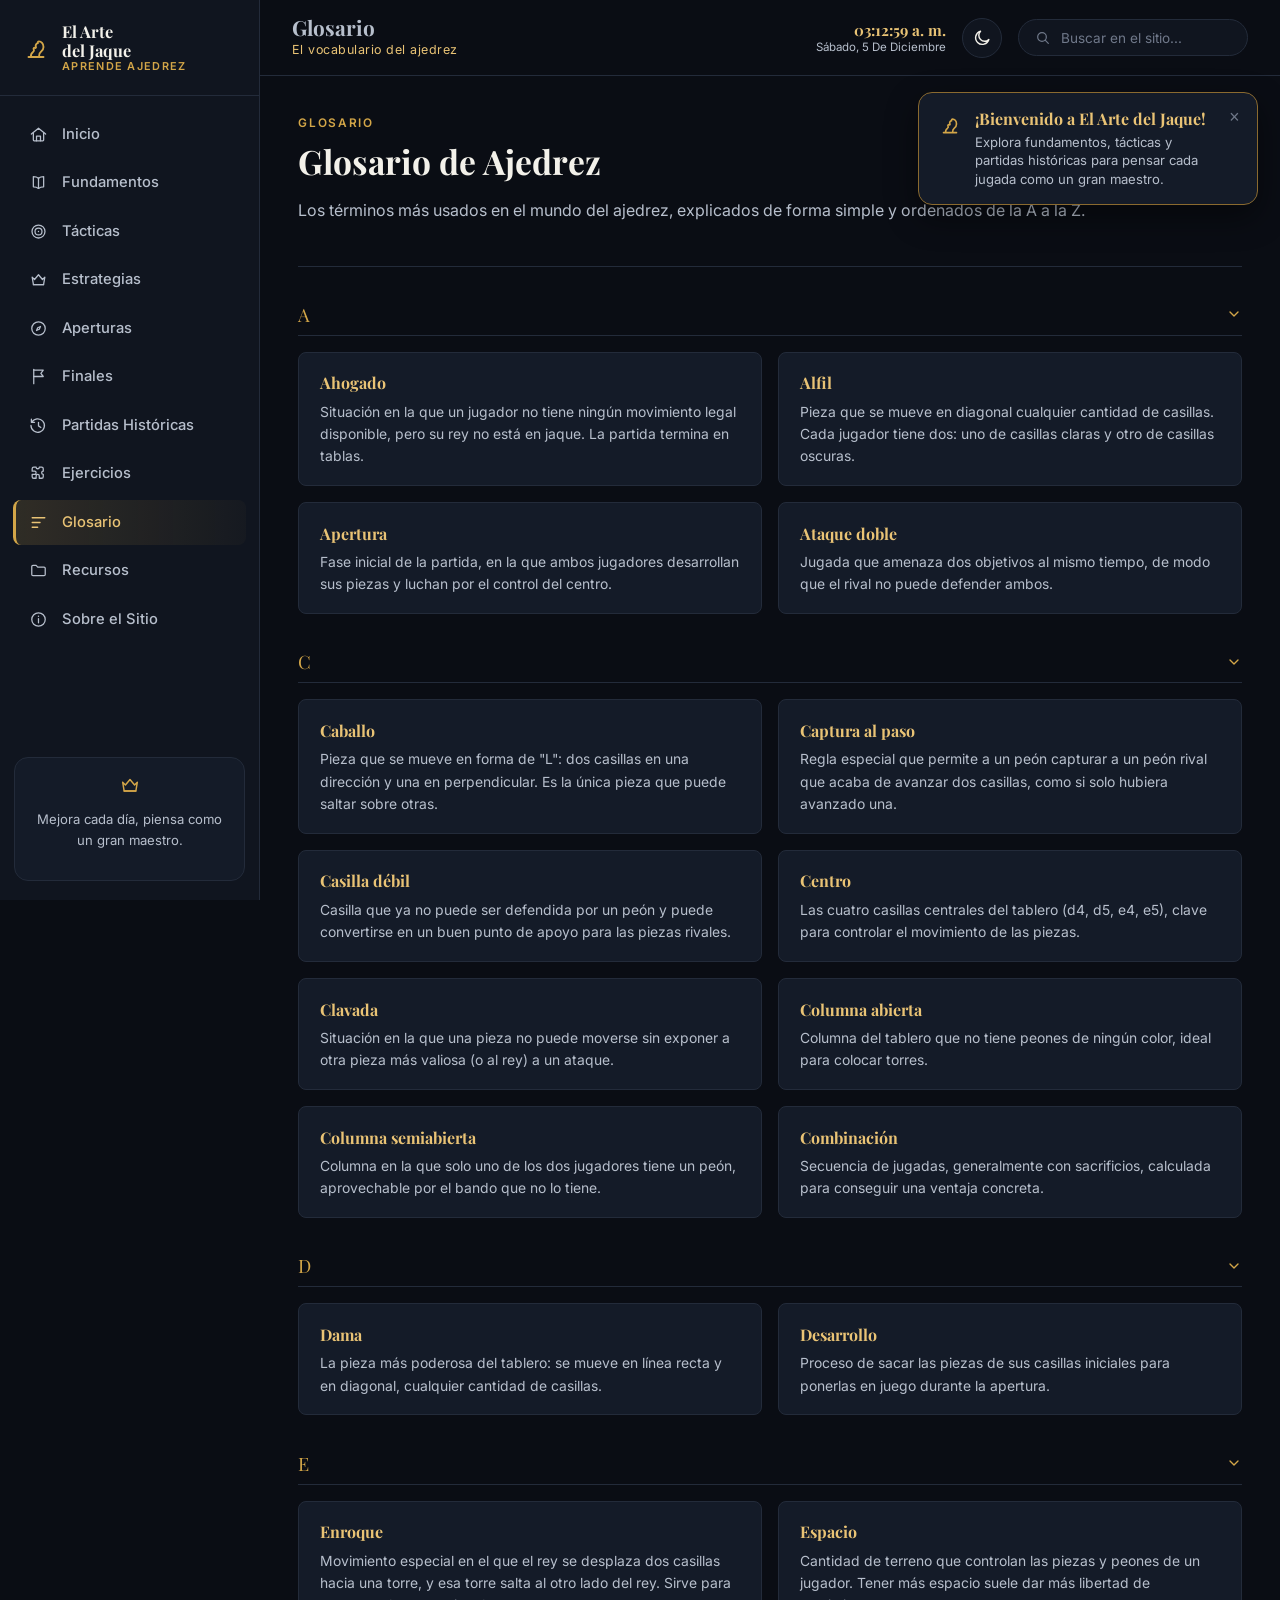
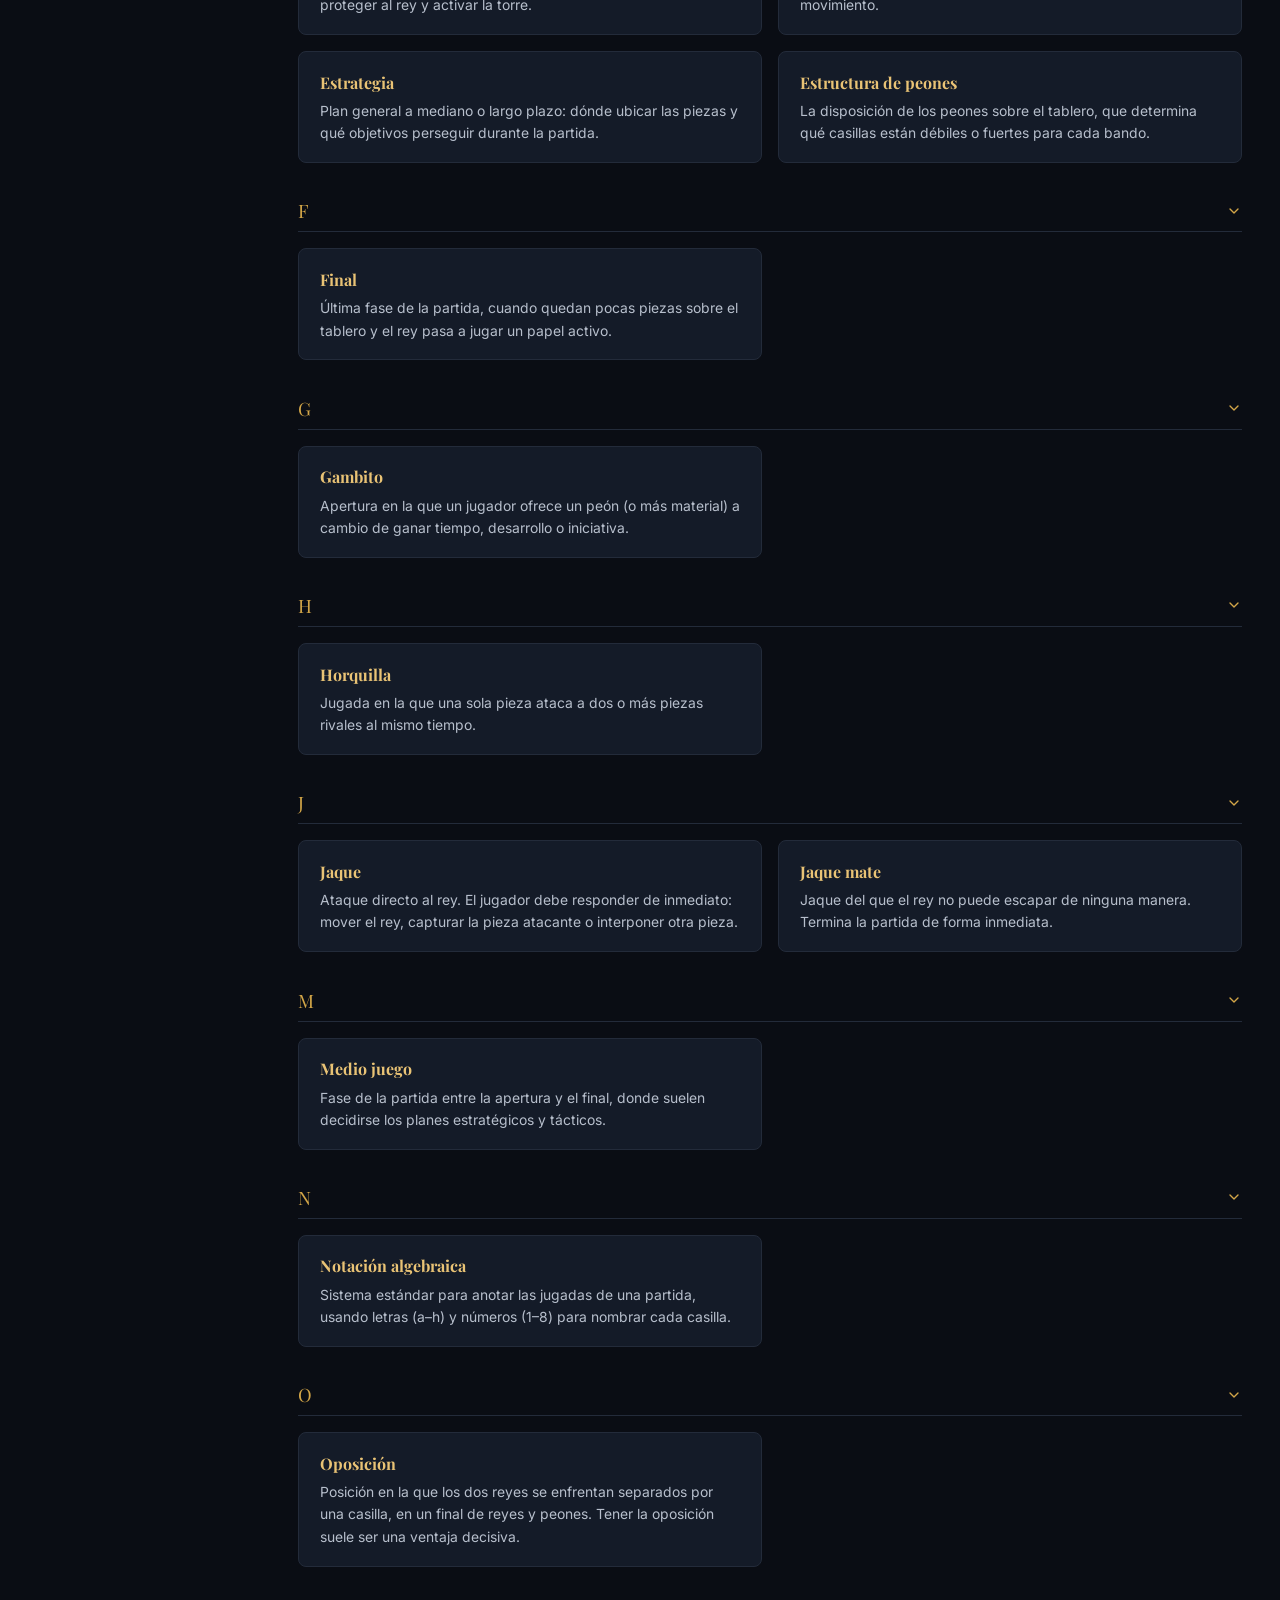
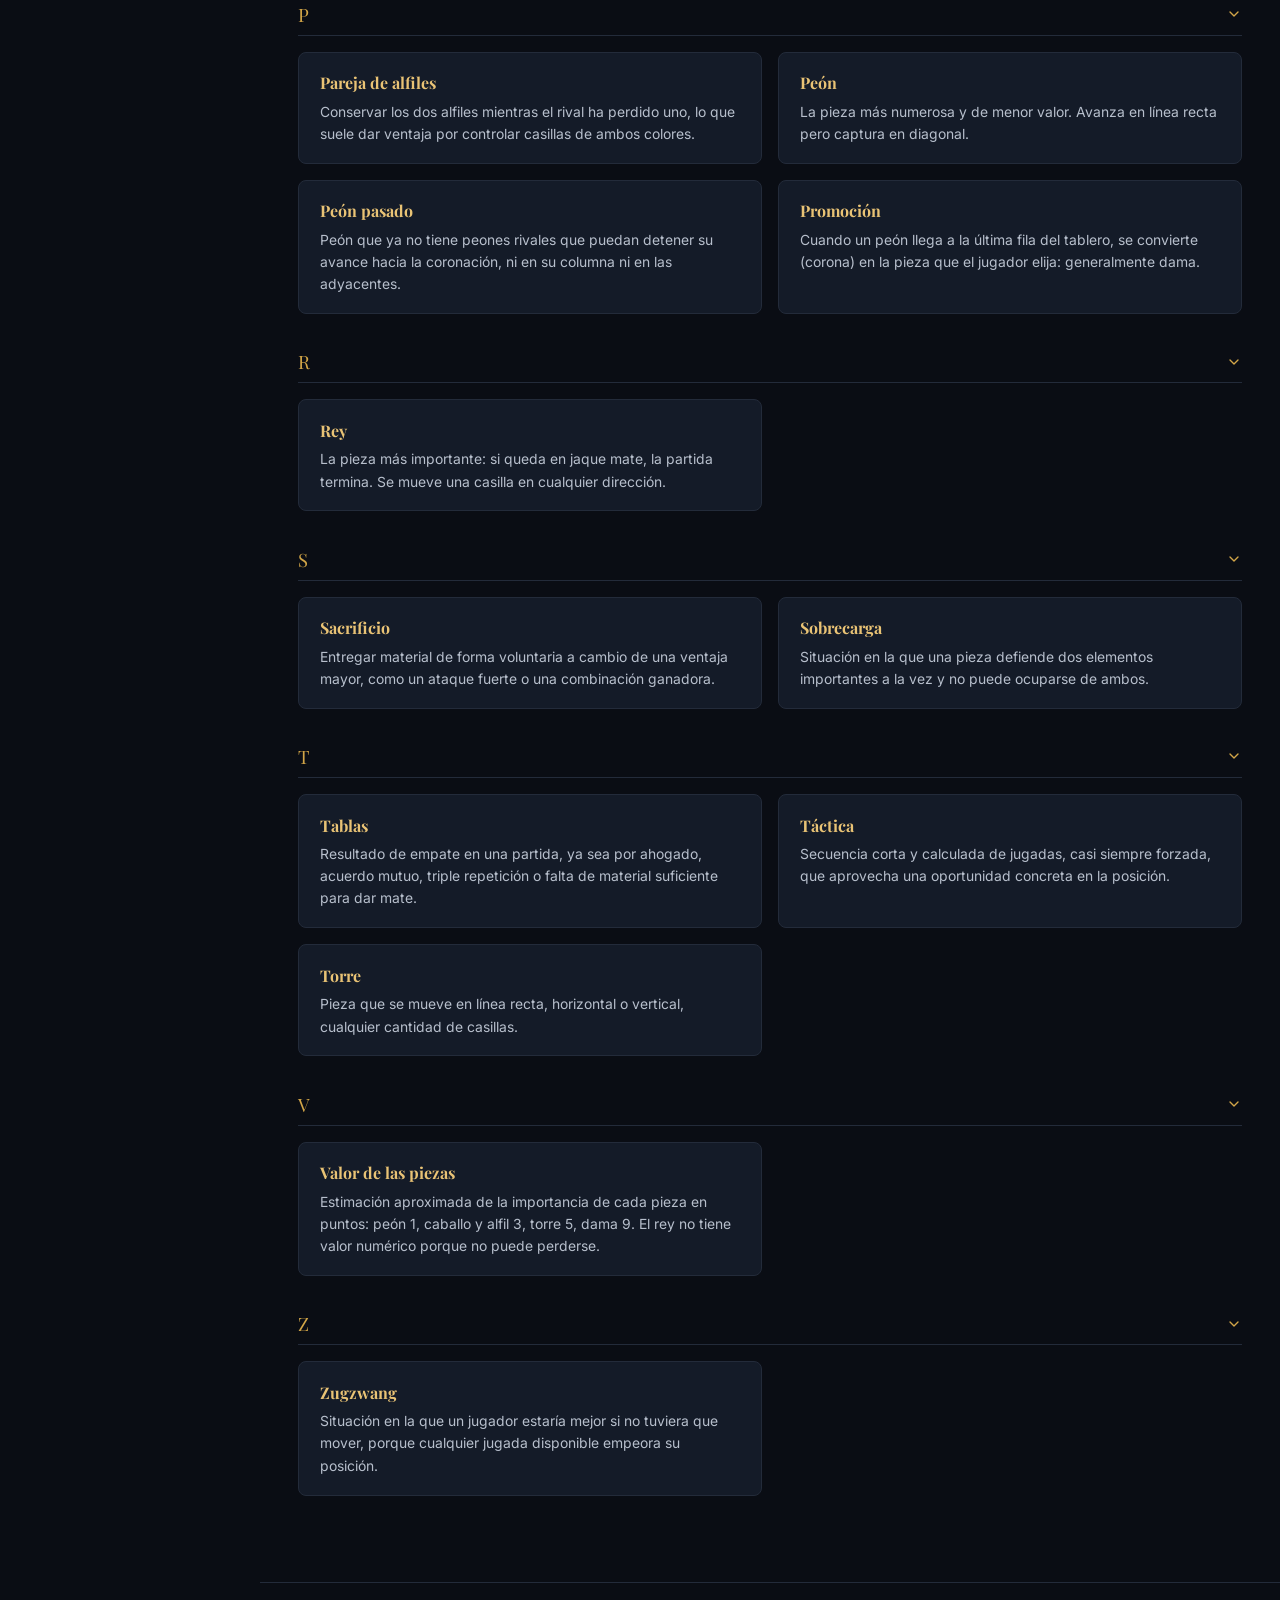
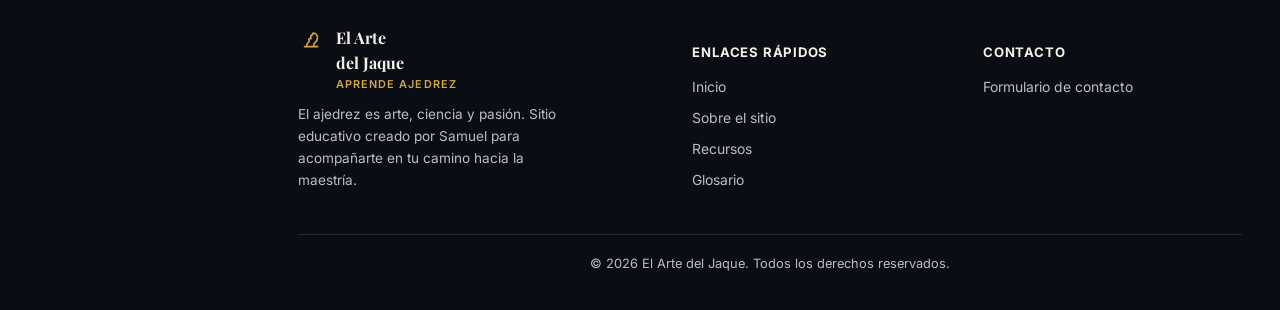
<file: paginas/glosario.html>
<!DOCTYPE html>
<html lang="es">

<head>
    <meta charset="UTF-8">
    <meta name="viewport" content="width=device-width, initial-scale=1.0">
    <title>Glosario - El Arte del Jaque</title>
    <meta name="description" content="Glosario con más de 30 términos de ajedrez explicados de forma sencilla, ordenados alfabéticamente.">
    <link rel="preconnect" href="https://fonts.googleapis.com">
    <link rel="preconnect" href="https://fonts.gstatic.com" crossorigin>
    <link rel="preload" as="style" href="https://fonts.googleapis.com/css2?family=Playfair+Display:wght@700&family=Inter:wght@400;500;600;700&display=swap">
    <link rel="stylesheet" href="https://fonts.googleapis.com/css2?family=Playfair+Display:wght@700&family=Inter:wght@400;500;600;700&display=swap" media="print" onload="this.media='all'">
    <noscript><link rel="stylesheet" href="https://fonts.googleapis.com/css2?family=Playfair+Display:wght@700&family=Inter:wght@400;500;600;700&display=swap"></noscript>
    <link rel="stylesheet" href="../css/style.css">
</head>

<body>

    <div class="app-shell">

        <aside class="sidebar" id="sidebar">
            <div class="sidebar-brand">
                <svg width="30" height="30" viewBox="0 0 24 24" fill="none" stroke="currentColor" stroke-width="1.5" stroke-linecap="round" stroke-linejoin="round"><path d="M6 20h12M8 20c-.3-2 .2-3 1.6-4 .9-.6 1-1.2.6-2-.5-1 .2-1.6 1-1.3.6.2 1-.2.7-.9-.6-1.4.4-2.6 1.6-2.9-.3-.7.1-1.4.9-1.4 1.7 0 3.6 1.6 3.6 4.4 0 2-1 3.2-2.2 4.1-1 .8-1.4 1.6-1.3 3"/></svg>
                <div class="brand-text">El Arte<br>del Jaque<span>APRENDE AJEDREZ</span></div>
            </div>

            <nav class="sidebar-nav" aria-label="Navegación principal">
                <a href="../index.html" class="nav-item" data-page="index.html">
                    <svg width="20" height="20" viewBox="0 0 24 24" fill="none" stroke="currentColor" stroke-width="1.6" stroke-linecap="round" stroke-linejoin="round"><path d="M3 11.5 12 4l9 7.5"/><path d="M5.5 10v9a1 1 0 0 0 1 1h11a1 1 0 0 0 1-1v-9"/><path d="M9.5 20v-6h5v6"/></svg>
                    <span>Inicio</span>
                </a>
                <a href="fundamentos.html" class="nav-item" data-page="fundamentos.html">
                    <svg width="20" height="20" viewBox="0 0 24 24" fill="none" stroke="currentColor" stroke-width="1.6" stroke-linecap="round" stroke-linejoin="round"><path d="M12 6.5c-1.6-1.3-3.8-2-6.5-2v13c2.7 0 4.9.7 6.5 2 1.6-1.3 3.8-2 6.5-2v-13c-2.7 0-4.9.7-6.5 2Z"/><path d="M12 6.5v13"/></svg>
                    <span>Fundamentos</span>
                </a>
                <a href="tacticas.html" class="nav-item" data-page="tacticas.html">
                    <svg width="20" height="20" viewBox="0 0 24 24" fill="none" stroke="currentColor" stroke-width="1.6" stroke-linecap="round" stroke-linejoin="round"><circle cx="12" cy="12" r="8.2"/><circle cx="12" cy="12" r="4.4"/><circle cx="12" cy="12" r=".9" fill="currentColor" stroke="none"/></svg>
                    <span>Tácticas</span>
                </a>
                <a href="estrategias.html" class="nav-item" data-page="estrategias.html">
                    <svg width="20" height="20" viewBox="0 0 24 24" fill="none" stroke="currentColor" stroke-width="1.6" stroke-linecap="round" stroke-linejoin="round"><path d="M4 9l3 3 5-6 5 6 3-3-1.6 9.5H5.6L4 9Z"/><path d="M5.6 18.5h12.8"/></svg>
                    <span>Estrategias</span>
                </a>
                <a href="aperturas.html" class="nav-item" data-page="aperturas.html">
                    <svg width="20" height="20" viewBox="0 0 24 24" fill="none" stroke="currentColor" stroke-width="1.6" stroke-linecap="round" stroke-linejoin="round"><circle cx="12" cy="12" r="8.5"/><path d="M14.5 9.5 13 13l-3.5 1.5L11 11l3.5-1.5Z"/></svg>
                    <span>Aperturas</span>
                </a>
                <a href="finales.html" class="nav-item" data-page="finales.html">
                    <svg width="20" height="20" viewBox="0 0 24 24" fill="none" stroke="currentColor" stroke-width="1.6" stroke-linecap="round" stroke-linejoin="round"><path d="M6 3v18"/><path d="M6 4h12l-3 4 3 4H6"/></svg>
                    <span>Finales</span>
                </a>
                <a href="partidas.html" class="nav-item" data-page="partidas.html">
                    <svg width="20" height="20" viewBox="0 0 24 24" fill="none" stroke="currentColor" stroke-width="1.6" stroke-linecap="round" stroke-linejoin="round"><path d="M3.5 8a8.5 8.5 0 1 1-1 4"/><path d="M3 4v4h4"/><path d="M12 8v4.5l3 2"/></svg>
                    <span>Partidas Históricas</span>
                </a>
                <a href="ejercicios.html" class="nav-item" data-page="ejercicios.html">
                    <svg width="20" height="20" viewBox="0 0 24 24" fill="none" stroke="currentColor" stroke-width="1.6" stroke-linecap="round" stroke-linejoin="round"><path d="M4 9h3a2 2 0 1 1 0 4H4v3a2 2 0 0 0 2 2h3v-3a2 2 0 1 1 4 0v3h3a2 2 0 0 0 2-2v-3a2 2 0 1 1 0-4V6a2 2 0 0 0-2-2h-3a2 2 0 1 1-4 0H6a2 2 0 0 0-2 2v3Z"/></svg>
                    <span>Ejercicios</span>
                </a>
                <a href="glosario.html" class="nav-item" data-page="glosario.html">
                    <svg width="20" height="20" viewBox="0 0 24 24" fill="none" stroke="currentColor" stroke-width="1.6" stroke-linecap="round" stroke-linejoin="round"><path d="M4 6h16M4 12h10M4 18h7"/></svg>
                    <span>Glosario</span>
                </a>
                <a href="recursos.html" class="nav-item" data-page="recursos.html">
                    <svg width="20" height="20" viewBox="0 0 24 24" fill="none" stroke="currentColor" stroke-width="1.6" stroke-linecap="round" stroke-linejoin="round"><path d="M3.5 7a1.5 1.5 0 0 1 1.5-1.5h4l2 2.2H19A1.5 1.5 0 0 1 20.5 9v8A1.5 1.5 0 0 1 19 18.5H5A1.5 1.5 0 0 1 3.5 17V7Z"/></svg>
                    <span>Recursos</span>
                </a>
                <a href="sobre-el-sitio.html" class="nav-item" data-page="sobre-el-sitio.html">
                    <svg width="20" height="20" viewBox="0 0 24 24" fill="none" stroke="currentColor" stroke-width="1.6" stroke-linecap="round" stroke-linejoin="round"><circle cx="12" cy="12" r="8.5"/><path d="M12 11v5.2"/><circle cx="12" cy="8" r=".9" fill="currentColor" stroke="none"/></svg>
                    <span>Sobre el Sitio</span>
                </a>
            </nav>

            <div class="sidebar-footer-note">
                <svg width="22" height="22" viewBox="0 0 24 24" fill="none" stroke="currentColor" stroke-width="1.6" stroke-linecap="round" stroke-linejoin="round"><path d="M4 9l3 3 5-6 5 6 3-3-1.6 9.5H5.6L4 9Z"/><path d="M5.6 18.5h12.8"/></svg>
                <p>Mejora cada día, piensa como un gran maestro.</p>
            </div>
        </aside>

        <div class="sidebar-backdrop" id="sidebarBackdrop"></div>

        <div class="content-wrap">

        <header class="site-header">
                <div class="header-left">
                    <button class="menu-toggle" id="menuToggle" aria-label="Abrir menú" aria-expanded="false" aria-controls="sidebar">
                        <svg width="22" height="22" viewBox="0 0 24 24" fill="none" stroke="currentColor" stroke-width="1.8" stroke-linecap="round" stroke-linejoin="round"><path d="M4 7h16M4 12h16M4 17h16"/></svg>
                    </button>
                    <div class="header-titles">
                        <p class="header-title">Glosario</p>
                        <p class="tagline">El vocabulario del ajedrez</p>
                    </div>
                </div>
                <div class="header-right">
                    <div class="site-clock" id="siteClock" aria-live="off"></div>
                    <button type="button" class="theme-toggle" id="themeToggle" aria-pressed="false" aria-label="Activar modo claro">
                        <svg class="icon-moon" viewBox="0 0 24 24" fill="none" stroke="currentColor" stroke-width="1.8" stroke-linecap="round" stroke-linejoin="round" aria-hidden="true"><path d="M20 14.5A8.5 8.5 0 1 1 9.5 4a7 7 0 0 0 10.5 10.5Z"/></svg>
                        <svg class="icon-sun" viewBox="0 0 24 24" fill="none" stroke="currentColor" stroke-width="1.8" stroke-linecap="round" stroke-linejoin="round" aria-hidden="true"><circle cx="12" cy="12" r="4.2"/><path d="M12 3v2.2M12 18.8V21M4.9 4.9l1.6 1.6M17.5 17.5l1.6 1.6M3 12h2.2M18.8 12H21M4.9 19.1l1.6-1.6M17.5 6.5l1.6-1.6"/></svg>
                    </button>
                    <div class="search-box">
                        <svg width="16" height="16" viewBox="0 0 24 24" fill="none" stroke="currentColor" stroke-width="1.8" stroke-linecap="round" stroke-linejoin="round"><circle cx="10.5" cy="10.5" r="6.5"/><path d="M20 20l-4.8-4.8"/></svg>
                        <input type="search" placeholder="Buscar en el sitio..." aria-label="Buscar en el sitio">
                    </div>
                </div>
            </header>

            <main>

                <div class="page-title-block">
                    <span class="eyebrow">Glosario</span>
                    <h1>Glosario de Ajedrez</h1>
                    <p>Los términos más usados en el mundo del ajedrez, explicados de forma simple y ordenados de la A a la Z.</p>
                </div>

                <section class="page-section">

                    <h2 class="letter-heading">
                        <button type="button" class="accordion-toggle" aria-expanded="true" aria-controls="glosario-A">
                            <span>A</span>
                            <svg class="accordion-icon" width="16" height="16" viewBox="0 0 24 24" fill="none" stroke="currentColor" stroke-width="2" stroke-linecap="round" stroke-linejoin="round" aria-hidden="true"><path d="M6 9l6 6 6-6"/></svg>
                        </button>
                    </h2>
                    <dl class="definition-grid accordion-panel" id="glosario-A">
                        <div class="definition-card"><dt>Ahogado</dt><dd>Situación en la que un jugador no tiene ningún movimiento legal disponible, pero su rey no está en jaque. La partida termina en tablas.</dd></div>
                        <div class="definition-card"><dt>Alfil</dt><dd>Pieza que se mueve en diagonal cualquier cantidad de casillas. Cada jugador tiene dos: uno de casillas claras y otro de casillas oscuras.</dd></div>
                        <div class="definition-card"><dt>Apertura</dt><dd>Fase inicial de la partida, en la que ambos jugadores desarrollan sus piezas y luchan por el control del centro.</dd></div>
                        <div class="definition-card"><dt>Ataque doble</dt><dd>Jugada que amenaza dos objetivos al mismo tiempo, de modo que el rival no puede defender ambos.</dd></div>
                    </dl>

                    <h2 class="letter-heading">
                        <button type="button" class="accordion-toggle" aria-expanded="true" aria-controls="glosario-C">
                            <span>C</span>
                            <svg class="accordion-icon" width="16" height="16" viewBox="0 0 24 24" fill="none" stroke="currentColor" stroke-width="2" stroke-linecap="round" stroke-linejoin="round" aria-hidden="true"><path d="M6 9l6 6 6-6"/></svg>
                        </button>
                    </h2>
                    <dl class="definition-grid accordion-panel" id="glosario-C">
                        <div class="definition-card"><dt>Caballo</dt><dd>Pieza que se mueve en forma de "L": dos casillas en una dirección y una en perpendicular. Es la única pieza que puede saltar sobre otras.</dd></div>
                        <div class="definition-card"><dt>Captura al paso</dt><dd>Regla especial que permite a un peón capturar a un peón rival que acaba de avanzar dos casillas, como si solo hubiera avanzado una.</dd></div>
                        <div class="definition-card"><dt>Casilla débil</dt><dd>Casilla que ya no puede ser defendida por un peón y puede convertirse en un buen punto de apoyo para las piezas rivales.</dd></div>
                        <div class="definition-card"><dt>Centro</dt><dd>Las cuatro casillas centrales del tablero (d4, d5, e4, e5), clave para controlar el movimiento de las piezas.</dd></div>
                        <div class="definition-card"><dt>Clavada</dt><dd>Situación en la que una pieza no puede moverse sin exponer a otra pieza más valiosa (o al rey) a un ataque.</dd></div>
                        <div class="definition-card"><dt>Columna abierta</dt><dd>Columna del tablero que no tiene peones de ningún color, ideal para colocar torres.</dd></div>
                        <div class="definition-card"><dt>Columna semiabierta</dt><dd>Columna en la que solo uno de los dos jugadores tiene un peón, aprovechable por el bando que no lo tiene.</dd></div>
                        <div class="definition-card"><dt>Combinación</dt><dd>Secuencia de jugadas, generalmente con sacrificios, calculada para conseguir una ventaja concreta.</dd></div>
                    </dl>

                    <h2 class="letter-heading">
                        <button type="button" class="accordion-toggle" aria-expanded="true" aria-controls="glosario-D">
                            <span>D</span>
                            <svg class="accordion-icon" width="16" height="16" viewBox="0 0 24 24" fill="none" stroke="currentColor" stroke-width="2" stroke-linecap="round" stroke-linejoin="round" aria-hidden="true"><path d="M6 9l6 6 6-6"/></svg>
                        </button>
                    </h2>
                    <dl class="definition-grid accordion-panel" id="glosario-D">
                        <div class="definition-card"><dt>Dama</dt><dd>La pieza más poderosa del tablero: se mueve en línea recta y en diagonal, cualquier cantidad de casillas.</dd></div>
                        <div class="definition-card"><dt>Desarrollo</dt><dd>Proceso de sacar las piezas de sus casillas iniciales para ponerlas en juego durante la apertura.</dd></div>
                    </dl>

                    <h2 class="letter-heading">
                        <button type="button" class="accordion-toggle" aria-expanded="true" aria-controls="glosario-E">
                            <span>E</span>
                            <svg class="accordion-icon" width="16" height="16" viewBox="0 0 24 24" fill="none" stroke="currentColor" stroke-width="2" stroke-linecap="round" stroke-linejoin="round" aria-hidden="true"><path d="M6 9l6 6 6-6"/></svg>
                        </button>
                    </h2>
                    <dl class="definition-grid accordion-panel" id="glosario-E">
                        <div class="definition-card"><dt>Enroque</dt><dd>Movimiento especial en el que el rey se desplaza dos casillas hacia una torre, y esa torre salta al otro lado del rey. Sirve para proteger al rey y activar la torre.</dd></div>
                        <div class="definition-card"><dt>Espacio</dt><dd>Cantidad de terreno que controlan las piezas y peones de un jugador. Tener más espacio suele dar más libertad de movimiento.</dd></div>
                        <div class="definition-card"><dt>Estrategia</dt><dd>Plan general a mediano o largo plazo: dónde ubicar las piezas y qué objetivos perseguir durante la partida.</dd></div>
                        <div class="definition-card"><dt>Estructura de peones</dt><dd>La disposición de los peones sobre el tablero, que determina qué casillas están débiles o fuertes para cada bando.</dd></div>
                    </dl>

                    <h2 class="letter-heading">
                        <button type="button" class="accordion-toggle" aria-expanded="true" aria-controls="glosario-F">
                            <span>F</span>
                            <svg class="accordion-icon" width="16" height="16" viewBox="0 0 24 24" fill="none" stroke="currentColor" stroke-width="2" stroke-linecap="round" stroke-linejoin="round" aria-hidden="true"><path d="M6 9l6 6 6-6"/></svg>
                        </button>
                    </h2>
                    <dl class="definition-grid accordion-panel" id="glosario-F">
                        <div class="definition-card"><dt>Final</dt><dd>Última fase de la partida, cuando quedan pocas piezas sobre el tablero y el rey pasa a jugar un papel activo.</dd></div>
                    </dl>

                    <h2 class="letter-heading">
                        <button type="button" class="accordion-toggle" aria-expanded="true" aria-controls="glosario-G">
                            <span>G</span>
                            <svg class="accordion-icon" width="16" height="16" viewBox="0 0 24 24" fill="none" stroke="currentColor" stroke-width="2" stroke-linecap="round" stroke-linejoin="round" aria-hidden="true"><path d="M6 9l6 6 6-6"/></svg>
                        </button>
                    </h2>
                    <dl class="definition-grid accordion-panel" id="glosario-G">
                        <div class="definition-card"><dt>Gambito</dt><dd>Apertura en la que un jugador ofrece un peón (o más material) a cambio de ganar tiempo, desarrollo o iniciativa.</dd></div>
                    </dl>

                    <h2 class="letter-heading">
                        <button type="button" class="accordion-toggle" aria-expanded="true" aria-controls="glosario-H">
                            <span>H</span>
                            <svg class="accordion-icon" width="16" height="16" viewBox="0 0 24 24" fill="none" stroke="currentColor" stroke-width="2" stroke-linecap="round" stroke-linejoin="round" aria-hidden="true"><path d="M6 9l6 6 6-6"/></svg>
                        </button>
                    </h2>
                    <dl class="definition-grid accordion-panel" id="glosario-H">
                        <div class="definition-card"><dt>Horquilla</dt><dd>Jugada en la que una sola pieza ataca a dos o más piezas rivales al mismo tiempo.</dd></div>
                    </dl>

                    <h2 class="letter-heading">
                        <button type="button" class="accordion-toggle" aria-expanded="true" aria-controls="glosario-J">
                            <span>J</span>
                            <svg class="accordion-icon" width="16" height="16" viewBox="0 0 24 24" fill="none" stroke="currentColor" stroke-width="2" stroke-linecap="round" stroke-linejoin="round" aria-hidden="true"><path d="M6 9l6 6 6-6"/></svg>
                        </button>
                    </h2>
                    <dl class="definition-grid accordion-panel" id="glosario-J">
                        <div class="definition-card"><dt>Jaque</dt><dd>Ataque directo al rey. El jugador debe responder de inmediato: mover el rey, capturar la pieza atacante o interponer otra pieza.</dd></div>
                        <div class="definition-card"><dt>Jaque mate</dt><dd>Jaque del que el rey no puede escapar de ninguna manera. Termina la partida de forma inmediata.</dd></div>
                    </dl>

                    <h2 class="letter-heading">
                        <button type="button" class="accordion-toggle" aria-expanded="true" aria-controls="glosario-M">
                            <span>M</span>
                            <svg class="accordion-icon" width="16" height="16" viewBox="0 0 24 24" fill="none" stroke="currentColor" stroke-width="2" stroke-linecap="round" stroke-linejoin="round" aria-hidden="true"><path d="M6 9l6 6 6-6"/></svg>
                        </button>
                    </h2>
                    <dl class="definition-grid accordion-panel" id="glosario-M">
                        <div class="definition-card"><dt>Medio juego</dt><dd>Fase de la partida entre la apertura y el final, donde suelen decidirse los planes estratégicos y tácticos.</dd></div>
                    </dl>

                    <h2 class="letter-heading">
                        <button type="button" class="accordion-toggle" aria-expanded="true" aria-controls="glosario-N">
                            <span>N</span>
                            <svg class="accordion-icon" width="16" height="16" viewBox="0 0 24 24" fill="none" stroke="currentColor" stroke-width="2" stroke-linecap="round" stroke-linejoin="round" aria-hidden="true"><path d="M6 9l6 6 6-6"/></svg>
                        </button>
                    </h2>
                    <dl class="definition-grid accordion-panel" id="glosario-N">
                        <div class="definition-card"><dt>Notación algebraica</dt><dd>Sistema estándar para anotar las jugadas de una partida, usando letras (a–h) y números (1–8) para nombrar cada casilla.</dd></div>
                    </dl>

                    <h2 class="letter-heading">
                        <button type="button" class="accordion-toggle" aria-expanded="true" aria-controls="glosario-O">
                            <span>O</span>
                            <svg class="accordion-icon" width="16" height="16" viewBox="0 0 24 24" fill="none" stroke="currentColor" stroke-width="2" stroke-linecap="round" stroke-linejoin="round" aria-hidden="true"><path d="M6 9l6 6 6-6"/></svg>
                        </button>
                    </h2>
                    <dl class="definition-grid accordion-panel" id="glosario-O">
                        <div class="definition-card"><dt>Oposición</dt><dd>Posición en la que los dos reyes se enfrentan separados por una casilla, en un final de reyes y peones. Tener la oposición suele ser una ventaja decisiva.</dd></div>
                    </dl>

                    <h2 class="letter-heading">
                        <button type="button" class="accordion-toggle" aria-expanded="true" aria-controls="glosario-P">
                            <span>P</span>
                            <svg class="accordion-icon" width="16" height="16" viewBox="0 0 24 24" fill="none" stroke="currentColor" stroke-width="2" stroke-linecap="round" stroke-linejoin="round" aria-hidden="true"><path d="M6 9l6 6 6-6"/></svg>
                        </button>
                    </h2>
                    <dl class="definition-grid accordion-panel" id="glosario-P">
                        <div class="definition-card"><dt>Pareja de alfiles</dt><dd>Conservar los dos alfiles mientras el rival ha perdido uno, lo que suele dar ventaja por controlar casillas de ambos colores.</dd></div>
                        <div class="definition-card"><dt>Peón</dt><dd>La pieza más numerosa y de menor valor. Avanza en línea recta pero captura en diagonal.</dd></div>
                        <div class="definition-card"><dt>Peón pasado</dt><dd>Peón que ya no tiene peones rivales que puedan detener su avance hacia la coronación, ni en su columna ni en las adyacentes.</dd></div>
                        <div class="definition-card"><dt>Promoción</dt><dd>Cuando un peón llega a la última fila del tablero, se convierte (corona) en la pieza que el jugador elija: generalmente dama.</dd></div>
                    </dl>

                    <h2 class="letter-heading">
                        <button type="button" class="accordion-toggle" aria-expanded="true" aria-controls="glosario-R">
                            <span>R</span>
                            <svg class="accordion-icon" width="16" height="16" viewBox="0 0 24 24" fill="none" stroke="currentColor" stroke-width="2" stroke-linecap="round" stroke-linejoin="round" aria-hidden="true"><path d="M6 9l6 6 6-6"/></svg>
                        </button>
                    </h2>
                    <dl class="definition-grid accordion-panel" id="glosario-R">
                        <div class="definition-card"><dt>Rey</dt><dd>La pieza más importante: si queda en jaque mate, la partida termina. Se mueve una casilla en cualquier dirección.</dd></div>
                    </dl>

                    <h2 class="letter-heading">
                        <button type="button" class="accordion-toggle" aria-expanded="true" aria-controls="glosario-S">
                            <span>S</span>
                            <svg class="accordion-icon" width="16" height="16" viewBox="0 0 24 24" fill="none" stroke="currentColor" stroke-width="2" stroke-linecap="round" stroke-linejoin="round" aria-hidden="true"><path d="M6 9l6 6 6-6"/></svg>
                        </button>
                    </h2>
                    <dl class="definition-grid accordion-panel" id="glosario-S">
                        <div class="definition-card"><dt>Sacrificio</dt><dd>Entregar material de forma voluntaria a cambio de una ventaja mayor, como un ataque fuerte o una combinación ganadora.</dd></div>
                        <div class="definition-card"><dt>Sobrecarga</dt><dd>Situación en la que una pieza defiende dos elementos importantes a la vez y no puede ocuparse de ambos.</dd></div>
                    </dl>

                    <h2 class="letter-heading">
                        <button type="button" class="accordion-toggle" aria-expanded="true" aria-controls="glosario-T">
                            <span>T</span>
                            <svg class="accordion-icon" width="16" height="16" viewBox="0 0 24 24" fill="none" stroke="currentColor" stroke-width="2" stroke-linecap="round" stroke-linejoin="round" aria-hidden="true"><path d="M6 9l6 6 6-6"/></svg>
                        </button>
                    </h2>
                    <dl class="definition-grid accordion-panel" id="glosario-T">
                        <div class="definition-card"><dt>Tablas</dt><dd>Resultado de empate en una partida, ya sea por ahogado, acuerdo mutuo, triple repetición o falta de material suficiente para dar mate.</dd></div>
                        <div class="definition-card"><dt>Táctica</dt><dd>Secuencia corta y calculada de jugadas, casi siempre forzada, que aprovecha una oportunidad concreta en la posición.</dd></div>
                        <div class="definition-card"><dt>Torre</dt><dd>Pieza que se mueve en línea recta, horizontal o vertical, cualquier cantidad de casillas.</dd></div>
                    </dl>

                    <h2 class="letter-heading">
                        <button type="button" class="accordion-toggle" aria-expanded="true" aria-controls="glosario-V">
                            <span>V</span>
                            <svg class="accordion-icon" width="16" height="16" viewBox="0 0 24 24" fill="none" stroke="currentColor" stroke-width="2" stroke-linecap="round" stroke-linejoin="round" aria-hidden="true"><path d="M6 9l6 6 6-6"/></svg>
                        </button>
                    </h2>
                    <dl class="definition-grid accordion-panel" id="glosario-V">
                        <div class="definition-card"><dt>Valor de las piezas</dt><dd>Estimación aproximada de la importancia de cada pieza en puntos: peón 1, caballo y alfil 3, torre 5, dama 9. El rey no tiene valor numérico porque no puede perderse.</dd></div>
                    </dl>

                    <h2 class="letter-heading">
                        <button type="button" class="accordion-toggle" aria-expanded="true" aria-controls="glosario-Z">
                            <span>Z</span>
                            <svg class="accordion-icon" width="16" height="16" viewBox="0 0 24 24" fill="none" stroke="currentColor" stroke-width="2" stroke-linecap="round" stroke-linejoin="round" aria-hidden="true"><path d="M6 9l6 6 6-6"/></svg>
                        </button>
                    </h2>
                    <dl class="definition-grid accordion-panel" id="glosario-Z">
                        <div class="definition-card"><dt>Zugzwang</dt><dd>Situación en la que un jugador estaría mejor si no tuviera que mover, porque cualquier jugada disponible empeora su posición.</dd></div>
                    </dl>

                </section>

            </main>

        <footer class="site-footer">
                <div class="footer-grid">
                    <div class="footer-brand-col">
                        <div class="footer-brand">
                            <svg width="26" height="26" viewBox="0 0 24 24" fill="none" stroke="currentColor" stroke-width="1.5" stroke-linecap="round" stroke-linejoin="round"><path d="M6 20h12M8 20c-.3-2 .2-3 1.6-4 .9-.6 1-1.2.6-2-.5-1 .2-1.6 1-1.3.6.2 1-.2.7-.9-.6-1.4.4-2.6 1.6-2.9-.3-.7.1-1.4.9-1.4 1.7 0 3.6 1.6 3.6 4.4 0 2-1 3.2-2.2 4.1-1 .8-1.4 1.6-1.3 3"/></svg>
                            <div class="brand-text">El Arte<br>del Jaque<span>APRENDE AJEDREZ</span></div>
                        </div>
                        <p class="footer-desc">
                            El ajedrez es arte, ciencia y pasión. Sitio educativo creado por Samuel
                            para acompañarte en tu camino hacia la maestría.
                        </p>
                    </div>
                    <div class="footer-col">
                        <h4>Enlaces rápidos</h4>
                        <a href="../index.html">Inicio</a>
                        <a href="sobre-el-sitio.html">Sobre el sitio</a>
                        <a href="recursos.html">Recursos</a>
                        <a href="glosario.html">Glosario</a>
                    </div>
                    <div class="footer-col">
                        <h4>Contacto</h4>
                        <a href="contacto.html">Formulario de contacto</a>
                    </div>
                </div>
                <div class="footer-bottom">
                    <p>© 2026 El Arte del Jaque. Todos los derechos reservados.</p>
                </div>
            </footer>

        </div>
    </div>

    <script src="../js/main.js"></script>
</body>

</html>
</file>
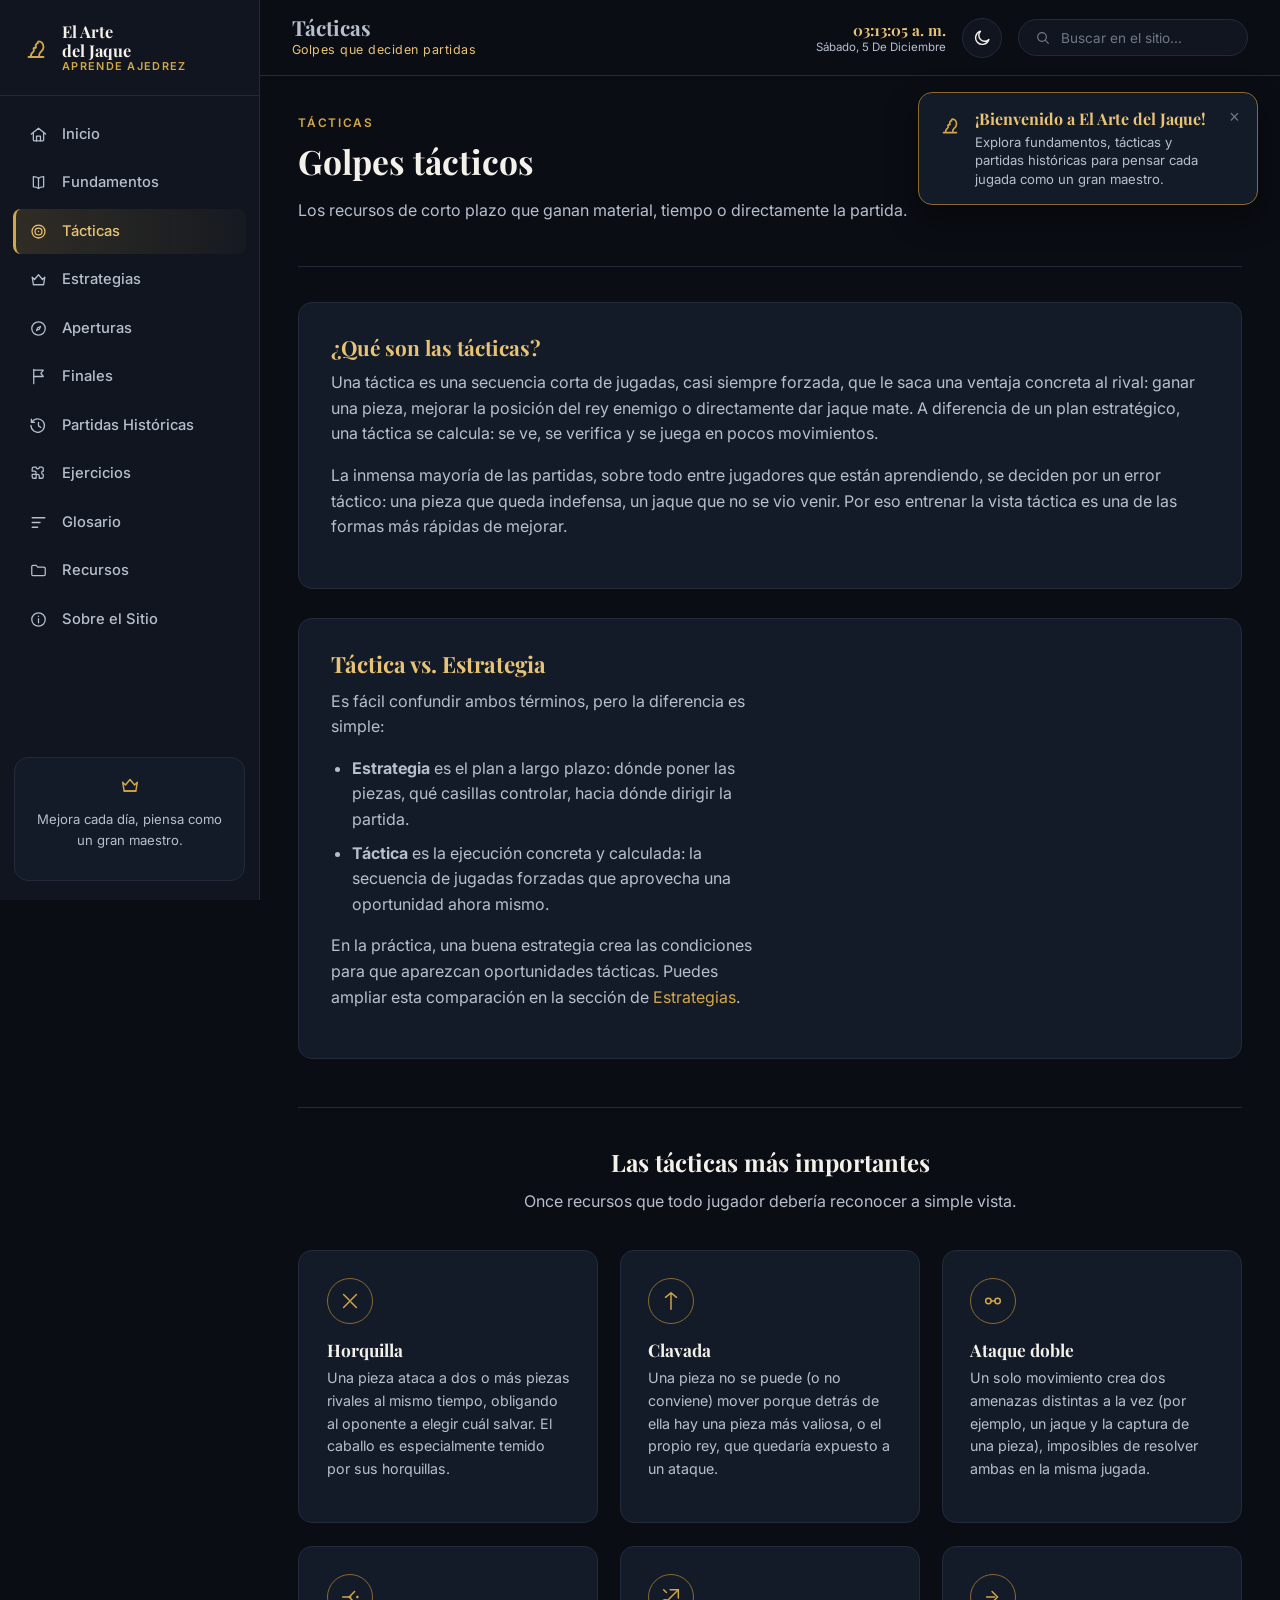
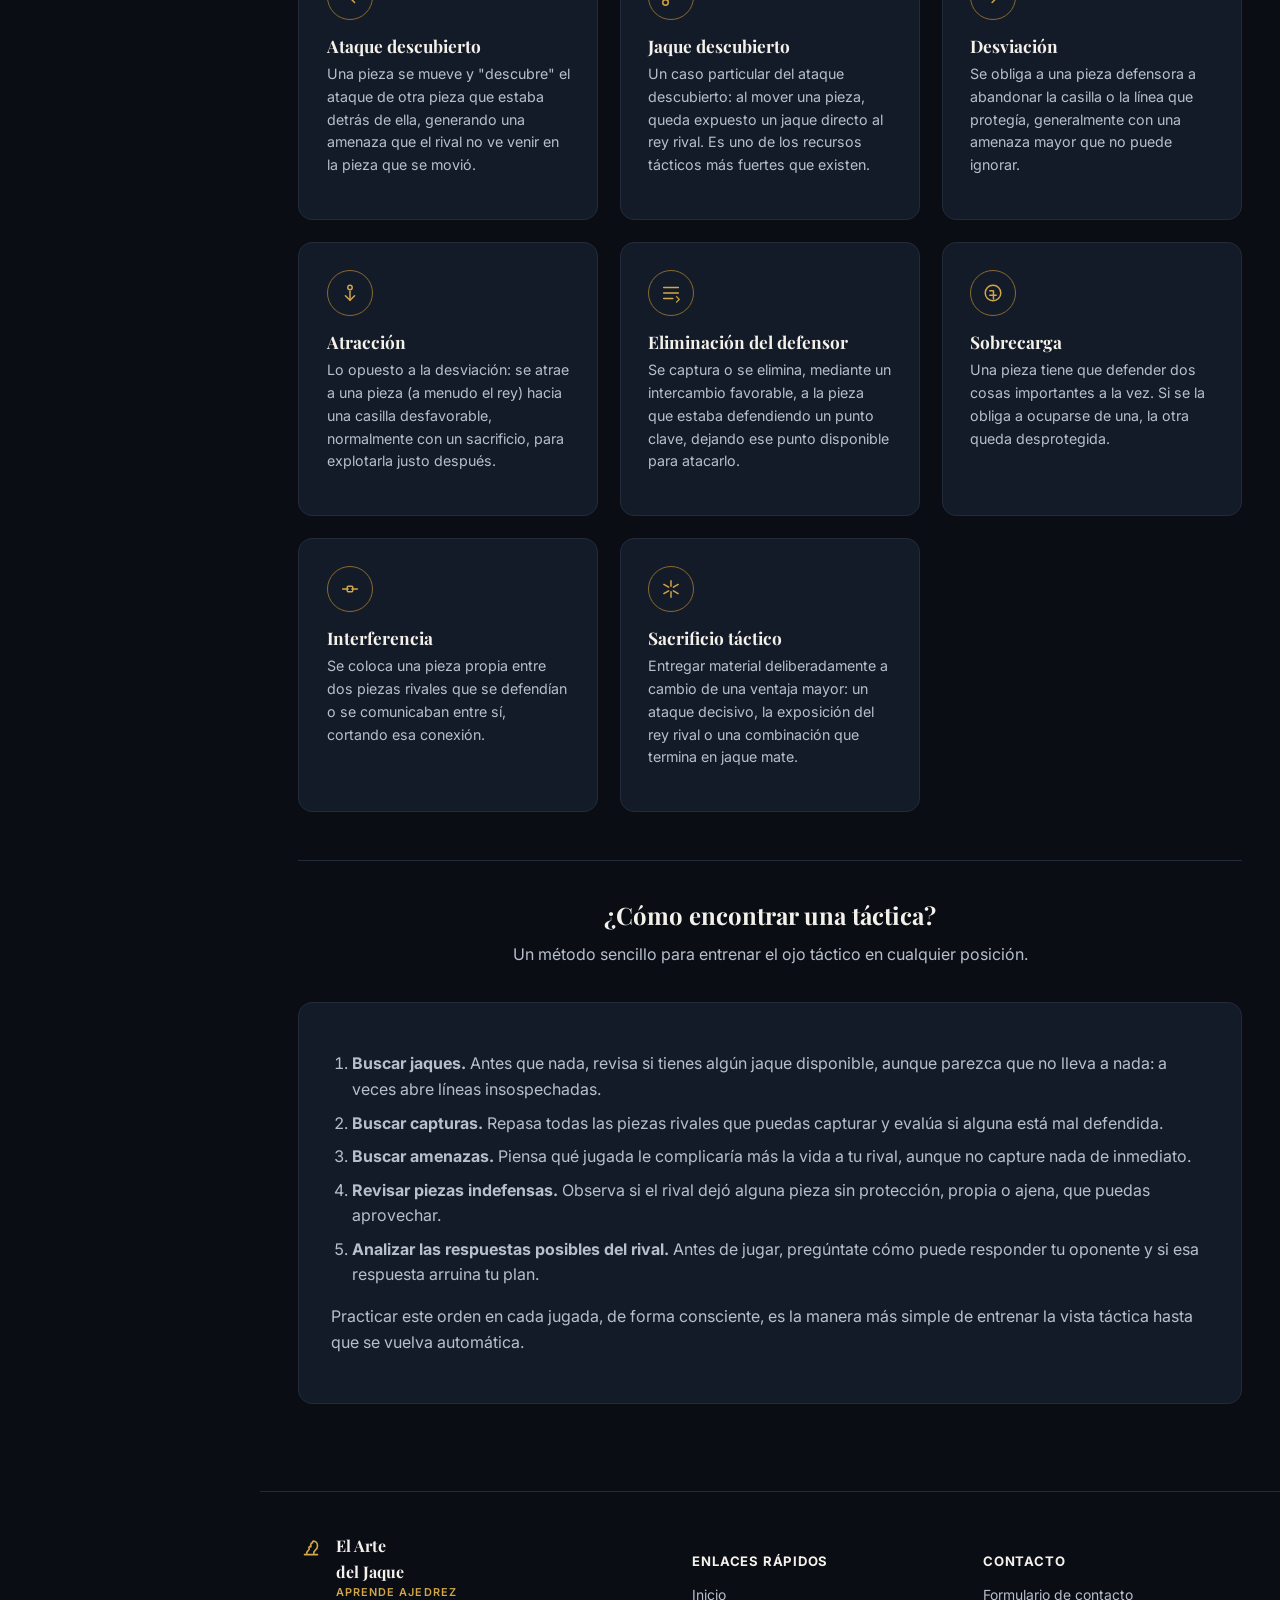
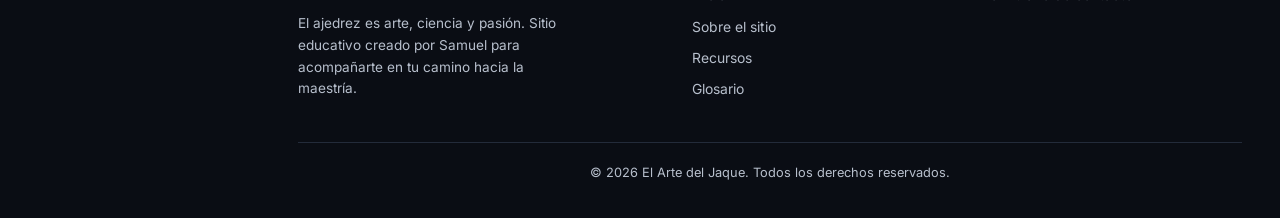
<file: paginas/tacticas.html>
<!DOCTYPE html>
<html lang="es">

<head>
    <meta charset="UTF-8">
    <meta name="viewport" content="width=device-width, initial-scale=1.0">
    <title>Tácticas - El Arte del Jaque</title>
    <meta name="description" content="Aprende las tácticas más importantes del ajedrez: horquillas, clavadas, ataques descubiertos y cómo encontrarlas en tus propias partidas.">
    <link rel="preconnect" href="https://fonts.googleapis.com">
    <link rel="preconnect" href="https://fonts.gstatic.com" crossorigin>
    <link rel="preload" as="style" href="https://fonts.googleapis.com/css2?family=Playfair+Display:wght@700&family=Inter:wght@400;500;600;700&display=swap">
    <link rel="stylesheet" href="https://fonts.googleapis.com/css2?family=Playfair+Display:wght@700&family=Inter:wght@400;500;600;700&display=swap" media="print" onload="this.media='all'">
    <noscript><link rel="stylesheet" href="https://fonts.googleapis.com/css2?family=Playfair+Display:wght@700&family=Inter:wght@400;500;600;700&display=swap"></noscript>
    <link rel="stylesheet" href="../css/style.css">
</head>

<body>

    <div class="app-shell">

        <aside class="sidebar" id="sidebar">
            <div class="sidebar-brand">
                <svg width="30" height="30" viewBox="0 0 24 24" fill="none" stroke="currentColor" stroke-width="1.5" stroke-linecap="round" stroke-linejoin="round"><path d="M6 20h12M8 20c-.3-2 .2-3 1.6-4 .9-.6 1-1.2.6-2-.5-1 .2-1.6 1-1.3.6.2 1-.2.7-.9-.6-1.4.4-2.6 1.6-2.9-.3-.7.1-1.4.9-1.4 1.7 0 3.6 1.6 3.6 4.4 0 2-1 3.2-2.2 4.1-1 .8-1.4 1.6-1.3 3"/></svg>
                <div class="brand-text">El Arte<br>del Jaque<span>APRENDE AJEDREZ</span></div>
            </div>

            <nav class="sidebar-nav" aria-label="Navegación principal">
                <a href="../index.html" class="nav-item" data-page="index.html">
                    <svg width="20" height="20" viewBox="0 0 24 24" fill="none" stroke="currentColor" stroke-width="1.6" stroke-linecap="round" stroke-linejoin="round"><path d="M3 11.5 12 4l9 7.5"/><path d="M5.5 10v9a1 1 0 0 0 1 1h11a1 1 0 0 0 1-1v-9"/><path d="M9.5 20v-6h5v6"/></svg>
                    <span>Inicio</span>
                </a>
                <a href="fundamentos.html" class="nav-item" data-page="fundamentos.html">
                    <svg width="20" height="20" viewBox="0 0 24 24" fill="none" stroke="currentColor" stroke-width="1.6" stroke-linecap="round" stroke-linejoin="round"><path d="M12 6.5c-1.6-1.3-3.8-2-6.5-2v13c2.7 0 4.9.7 6.5 2 1.6-1.3 3.8-2 6.5-2v-13c-2.7 0-4.9.7-6.5 2Z"/><path d="M12 6.5v13"/></svg>
                    <span>Fundamentos</span>
                </a>
                <a href="tacticas.html" class="nav-item" data-page="tacticas.html">
                    <svg width="20" height="20" viewBox="0 0 24 24" fill="none" stroke="currentColor" stroke-width="1.6" stroke-linecap="round" stroke-linejoin="round"><circle cx="12" cy="12" r="8.2"/><circle cx="12" cy="12" r="4.4"/><circle cx="12" cy="12" r=".9" fill="currentColor" stroke="none"/></svg>
                    <span>Tácticas</span>
                </a>
                <a href="estrategias.html" class="nav-item" data-page="estrategias.html">
                    <svg width="20" height="20" viewBox="0 0 24 24" fill="none" stroke="currentColor" stroke-width="1.6" stroke-linecap="round" stroke-linejoin="round"><path d="M4 9l3 3 5-6 5 6 3-3-1.6 9.5H5.6L4 9Z"/><path d="M5.6 18.5h12.8"/></svg>
                    <span>Estrategias</span>
                </a>
                <a href="aperturas.html" class="nav-item" data-page="aperturas.html">
                    <svg width="20" height="20" viewBox="0 0 24 24" fill="none" stroke="currentColor" stroke-width="1.6" stroke-linecap="round" stroke-linejoin="round"><circle cx="12" cy="12" r="8.5"/><path d="M14.5 9.5 13 13l-3.5 1.5L11 11l3.5-1.5Z"/></svg>
                    <span>Aperturas</span>
                </a>
                <a href="finales.html" class="nav-item" data-page="finales.html">
                    <svg width="20" height="20" viewBox="0 0 24 24" fill="none" stroke="currentColor" stroke-width="1.6" stroke-linecap="round" stroke-linejoin="round"><path d="M6 3v18"/><path d="M6 4h12l-3 4 3 4H6"/></svg>
                    <span>Finales</span>
                </a>
                <a href="partidas.html" class="nav-item" data-page="partidas.html">
                    <svg width="20" height="20" viewBox="0 0 24 24" fill="none" stroke="currentColor" stroke-width="1.6" stroke-linecap="round" stroke-linejoin="round"><path d="M3.5 8a8.5 8.5 0 1 1-1 4"/><path d="M3 4v4h4"/><path d="M12 8v4.5l3 2"/></svg>
                    <span>Partidas Históricas</span>
                </a>
                <a href="ejercicios.html" class="nav-item" data-page="ejercicios.html">
                    <svg width="20" height="20" viewBox="0 0 24 24" fill="none" stroke="currentColor" stroke-width="1.6" stroke-linecap="round" stroke-linejoin="round"><path d="M4 9h3a2 2 0 1 1 0 4H4v3a2 2 0 0 0 2 2h3v-3a2 2 0 1 1 4 0v3h3a2 2 0 0 0 2-2v-3a2 2 0 1 1 0-4V6a2 2 0 0 0-2-2h-3a2 2 0 1 1-4 0H6a2 2 0 0 0-2 2v3Z"/></svg>
                    <span>Ejercicios</span>
                </a>
                <a href="glosario.html" class="nav-item" data-page="glosario.html">
                    <svg width="20" height="20" viewBox="0 0 24 24" fill="none" stroke="currentColor" stroke-width="1.6" stroke-linecap="round" stroke-linejoin="round"><path d="M4 6h16M4 12h10M4 18h7"/></svg>
                    <span>Glosario</span>
                </a>
                <a href="recursos.html" class="nav-item" data-page="recursos.html">
                    <svg width="20" height="20" viewBox="0 0 24 24" fill="none" stroke="currentColor" stroke-width="1.6" stroke-linecap="round" stroke-linejoin="round"><path d="M3.5 7a1.5 1.5 0 0 1 1.5-1.5h4l2 2.2H19A1.5 1.5 0 0 1 20.5 9v8A1.5 1.5 0 0 1 19 18.5H5A1.5 1.5 0 0 1 3.5 17V7Z"/></svg>
                    <span>Recursos</span>
                </a>
                <a href="sobre-el-sitio.html" class="nav-item" data-page="sobre-el-sitio.html">
                    <svg width="20" height="20" viewBox="0 0 24 24" fill="none" stroke="currentColor" stroke-width="1.6" stroke-linecap="round" stroke-linejoin="round"><circle cx="12" cy="12" r="8.5"/><path d="M12 11v5.2"/><circle cx="12" cy="8" r=".9" fill="currentColor" stroke="none"/></svg>
                    <span>Sobre el Sitio</span>
                </a>
            </nav>

            <div class="sidebar-footer-note">
                <svg width="22" height="22" viewBox="0 0 24 24" fill="none" stroke="currentColor" stroke-width="1.6" stroke-linecap="round" stroke-linejoin="round"><path d="M4 9l3 3 5-6 5 6 3-3-1.6 9.5H5.6L4 9Z"/><path d="M5.6 18.5h12.8"/></svg>
                <p>Mejora cada día, piensa como un gran maestro.</p>
            </div>
        </aside>

        <div class="sidebar-backdrop" id="sidebarBackdrop"></div>

        <div class="content-wrap">

        <header class="site-header">
                <div class="header-left">
                    <button class="menu-toggle" id="menuToggle" aria-label="Abrir menú" aria-expanded="false" aria-controls="sidebar">
                        <svg width="22" height="22" viewBox="0 0 24 24" fill="none" stroke="currentColor" stroke-width="1.8" stroke-linecap="round" stroke-linejoin="round"><path d="M4 7h16M4 12h16M4 17h16"/></svg>
                    </button>
                    <div class="header-titles">
                        <p class="header-title">Tácticas</p>
                        <p class="tagline">Golpes que deciden partidas</p>
                    </div>
                </div>
                <div class="header-right">
                    <div class="site-clock" id="siteClock" aria-live="off"></div>
                    <button type="button" class="theme-toggle" id="themeToggle" aria-pressed="false" aria-label="Activar modo claro">
                        <svg class="icon-moon" viewBox="0 0 24 24" fill="none" stroke="currentColor" stroke-width="1.8" stroke-linecap="round" stroke-linejoin="round" aria-hidden="true"><path d="M20 14.5A8.5 8.5 0 1 1 9.5 4a7 7 0 0 0 10.5 10.5Z"/></svg>
                        <svg class="icon-sun" viewBox="0 0 24 24" fill="none" stroke="currentColor" stroke-width="1.8" stroke-linecap="round" stroke-linejoin="round" aria-hidden="true"><circle cx="12" cy="12" r="4.2"/><path d="M12 3v2.2M12 18.8V21M4.9 4.9l1.6 1.6M17.5 17.5l1.6 1.6M3 12h2.2M18.8 12H21M4.9 19.1l1.6-1.6M17.5 6.5l1.6-1.6"/></svg>
                    </button>
                    <div class="search-box">
                        <svg width="16" height="16" viewBox="0 0 24 24" fill="none" stroke="currentColor" stroke-width="1.8" stroke-linecap="round" stroke-linejoin="round"><circle cx="10.5" cy="10.5" r="6.5"/><path d="M20 20l-4.8-4.8"/></svg>
                        <input type="search" placeholder="Buscar en el sitio..." aria-label="Buscar en el sitio">
                    </div>
                </div>
            </header>

            <main>

                <div class="page-title-block">
                    <span class="eyebrow">Tácticas</span>
                    <h1>Golpes tácticos</h1>
                    <p>Los recursos de corto plazo que ganan material, tiempo o directamente la partida.</p>
                </div>

                <section class="page-section">
                    <div class="simple-panel">
                        <h2>¿Qué son las tácticas?</h2>
                        <p>
                            Una táctica es una secuencia corta de jugadas, casi siempre forzada, que le saca
                            una ventaja concreta al rival: ganar una pieza, mejorar la posición del rey enemigo
                            o directamente dar jaque mate. A diferencia de un plan estratégico, una táctica se
                            calcula: se ve, se verifica y se juega en pocos movimientos.
                        </p>
                        <p>
                            La inmensa mayoría de las partidas, sobre todo entre jugadores que están aprendiendo,
                            se deciden por un error táctico: una pieza que queda indefensa, un jaque que no se vio
                            venir. Por eso entrenar la vista táctica es una de las formas más rápidas de mejorar.
                        </p>
                    </div>

                    <div class="content-block">
                        <div>
                            <h2>Táctica vs. Estrategia</h2>
                            <p>
                                Es fácil confundir ambos términos, pero la diferencia es simple:
                            </p>
                            <ul>
                                <li><strong>Estrategia</strong> es el plan a largo plazo: dónde poner las piezas, qué casillas controlar, hacia dónde dirigir la partida.</li>
                                <li><strong>Táctica</strong> es la ejecución concreta y calculada: la secuencia de jugadas forzadas que aprovecha una oportunidad ahora mismo.</li>
                            </ul>
                            <p>
                                En la práctica, una buena estrategia crea las condiciones para que aparezcan
                                oportunidades tácticas. Puedes ampliar esta comparación en la sección de
                                <a href="estrategias.html" style="color: var(--gold);">Estrategias</a>.
                            </p>
                        </div>
                    </div>
                </section>

                <hr>

                <section class="page-section">
                    <div class="section-heading">
                        <h2>Las tácticas más importantes</h2>
                        <p>Once recursos que todo jugador debería reconocer a simple vista.</p>
                    </div>

                    <div class="card-grid">
                        <div class="card">
                            <div class="card-icon">
                                <svg width="22" height="22" viewBox="0 0 24 24" fill="none" stroke="currentColor" stroke-width="1.6" stroke-linecap="round" stroke-linejoin="round"><path d="M5 19 19 5"/><path d="M5 5l6 6M13 13l6 6"/></svg>
                            </div>
                            <h3>Horquilla</h3>
                            <p>Una pieza ataca a dos o más piezas rivales al mismo tiempo, obligando al oponente a elegir cuál salvar. El caballo es especialmente temido por sus horquillas.</p>
                        </div>
                        <div class="card">
                            <div class="card-icon">
                                <svg width="22" height="22" viewBox="0 0 24 24" fill="none" stroke="currentColor" stroke-width="1.6" stroke-linecap="round" stroke-linejoin="round"><path d="M12 3v18M6 8l6-5 6 5"/></svg>
                            </div>
                            <h3>Clavada</h3>
                            <p>Una pieza no se puede (o no conviene) mover porque detrás de ella hay una pieza más valiosa, o el propio rey, que quedaría expuesto a un ataque.</p>
                        </div>
                        <div class="card">
                            <div class="card-icon">
                                <svg width="22" height="22" viewBox="0 0 24 24" fill="none" stroke="currentColor" stroke-width="1.6" stroke-linecap="round" stroke-linejoin="round"><circle cx="7" cy="12" r="3"/><circle cx="17" cy="12" r="3"/><path d="M10 12h4"/></svg>
                            </div>
                            <h3>Ataque doble</h3>
                            <p>Un solo movimiento crea dos amenazas distintas a la vez (por ejemplo, un jaque y la captura de una pieza), imposibles de resolver ambas en la misma jugada.</p>
                        </div>
                        <div class="card">
                            <div class="card-icon">
                                <svg width="22" height="22" viewBox="0 0 24 24" fill="none" stroke="currentColor" stroke-width="1.6" stroke-linecap="round" stroke-linejoin="round"><path d="M4 12h9"/><path d="M17 6l-6 6 6 6"/><circle cx="20" cy="12" r="1.4" fill="currentColor" stroke="none"/></svg>
                            </div>
                            <h3>Ataque descubierto</h3>
                            <p>Una pieza se mueve y "descubre" el ataque de otra pieza que estaba detrás de ella, generando una amenaza que el rival no ve venir en la pieza que se movió.</p>
                        </div>
                        <div class="card">
                            <div class="card-icon">
                                <svg width="22" height="22" viewBox="0 0 24 24" fill="none" stroke="currentColor" stroke-width="1.6" stroke-linecap="round" stroke-linejoin="round"><path d="M4 4l3 3"/><path d="M11 4h9v9"/><path d="M20 4 9 15"/><circle cx="6" cy="18" r="3"/></svg>
                            </div>
                            <h3>Jaque descubierto</h3>
                            <p>Un caso particular del ataque descubierto: al mover una pieza, queda expuesto un jaque directo al rey rival. Es uno de los recursos tácticos más fuertes que existen.</p>
                        </div>
                        <div class="card">
                            <div class="card-icon">
                                <svg width="22" height="22" viewBox="0 0 24 24" fill="none" stroke="currentColor" stroke-width="1.6" stroke-linecap="round" stroke-linejoin="round"><path d="M5 12h9"/><path d="M11 6l6 6-6 6"/></svg>
                            </div>
                            <h3>Desviación</h3>
                            <p>Se obliga a una pieza defensora a abandonar la casilla o la línea que protegía, generalmente con una amenaza mayor que no puede ignorar.</p>
                        </div>
                        <div class="card">
                            <div class="card-icon">
                                <svg width="22" height="22" viewBox="0 0 24 24" fill="none" stroke="currentColor" stroke-width="1.6" stroke-linecap="round" stroke-linejoin="round"><path d="M12 20V10"/><path d="M7 15l5 5 5-5"/><circle cx="12" cy="6" r="2.4"/></svg>
                            </div>
                            <h3>Atracción</h3>
                            <p>Lo opuesto a la desviación: se atrae a una pieza (a menudo el rey) hacia una casilla desfavorable, normalmente con un sacrificio, para explotarla justo después.</p>
                        </div>
                        <div class="card">
                            <div class="card-icon">
                                <svg width="22" height="22" viewBox="0 0 24 24" fill="none" stroke="currentColor" stroke-width="1.6" stroke-linecap="round" stroke-linejoin="round"><path d="M4 6h16M4 12h16M4 18h10"/><path d="M18 16l3 3-3 3" stroke-width="1.4"/></svg>
                            </div>
                            <h3>Eliminación del defensor</h3>
                            <p>Se captura o se elimina, mediante un intercambio favorable, a la pieza que estaba defendiendo un punto clave, dejando ese punto disponible para atacarlo.</p>
                        </div>
                        <div class="card">
                            <div class="card-icon">
                                <svg width="22" height="22" viewBox="0 0 24 24" fill="none" stroke="currentColor" stroke-width="1.6" stroke-linecap="round" stroke-linejoin="round"><circle cx="12" cy="12" r="8.5"/><path d="M8.5 9.5h3M8.5 14.5h7M12.5 9.5v9"/></svg>
                            </div>
                            <h3>Sobrecarga</h3>
                            <p>Una pieza tiene que defender dos cosas importantes a la vez. Si se la obliga a ocuparse de una, la otra queda desprotegida.</p>
                        </div>
                        <div class="card">
                            <div class="card-icon">
                                <svg width="22" height="22" viewBox="0 0 24 24" fill="none" stroke="currentColor" stroke-width="1.6" stroke-linecap="round" stroke-linejoin="round"><path d="M4 12h6M14 12h6"/><rect x="9" y="9" width="6" height="6" rx="1"/></svg>
                            </div>
                            <h3>Interferencia</h3>
                            <p>Se coloca una pieza propia entre dos piezas rivales que se defendían o se comunicaban entre sí, cortando esa conexión.</p>
                        </div>
                        <div class="card">
                            <div class="card-icon">
                                <svg width="22" height="22" viewBox="0 0 24 24" fill="none" stroke="currentColor" stroke-width="1.6" stroke-linecap="round" stroke-linejoin="round"><path d="M12 3v6M12 15v6M4.2 7l5.2 3M14.6 14l5.2 3M4.2 17l5.2-3M14.6 10l5.2-3"/></svg>
                            </div>
                            <h3>Sacrificio táctico</h3>
                            <p>Entregar material deliberadamente a cambio de una ventaja mayor: un ataque decisivo, la exposición del rey rival o una combinación que termina en jaque mate.</p>
                        </div>
                    </div>
                </section>

                <hr>

                <section class="page-section">
                    <div class="section-heading">
                        <h2>¿Cómo encontrar una táctica?</h2>
                        <p>Un método sencillo para entrenar el ojo táctico en cualquier posición.</p>
                    </div>

                    <div class="simple-panel">
                        <ol>
                            <li><strong>Buscar jaques.</strong> Antes que nada, revisa si tienes algún jaque disponible, aunque parezca que no lleva a nada: a veces abre líneas insospechadas.</li>
                            <li><strong>Buscar capturas.</strong> Repasa todas las piezas rivales que puedas capturar y evalúa si alguna está mal defendida.</li>
                            <li><strong>Buscar amenazas.</strong> Piensa qué jugada le complicaría más la vida a tu rival, aunque no capture nada de inmediato.</li>
                            <li><strong>Revisar piezas indefensas.</strong> Observa si el rival dejó alguna pieza sin protección, propia o ajena, que puedas aprovechar.</li>
                            <li><strong>Analizar las respuestas posibles del rival.</strong> Antes de jugar, pregúntate cómo puede responder tu oponente y si esa respuesta arruina tu plan.</li>
                        </ol>
                        <p>
                            Practicar este orden en cada jugada, de forma consciente, es la manera más simple
                            de entrenar la vista táctica hasta que se vuelva automática.
                        </p>
                    </div>
                </section>

            </main>

        <footer class="site-footer">
                <div class="footer-grid">
                    <div class="footer-brand-col">
                        <div class="footer-brand">
                            <svg width="26" height="26" viewBox="0 0 24 24" fill="none" stroke="currentColor" stroke-width="1.5" stroke-linecap="round" stroke-linejoin="round"><path d="M6 20h12M8 20c-.3-2 .2-3 1.6-4 .9-.6 1-1.2.6-2-.5-1 .2-1.6 1-1.3.6.2 1-.2.7-.9-.6-1.4.4-2.6 1.6-2.9-.3-.7.1-1.4.9-1.4 1.7 0 3.6 1.6 3.6 4.4 0 2-1 3.2-2.2 4.1-1 .8-1.4 1.6-1.3 3"/></svg>
                            <div class="brand-text">El Arte<br>del Jaque<span>APRENDE AJEDREZ</span></div>
                        </div>
                        <p class="footer-desc">
                            El ajedrez es arte, ciencia y pasión. Sitio educativo creado por Samuel
                            para acompañarte en tu camino hacia la maestría.
                        </p>
                    </div>
                    <div class="footer-col">
                        <h4>Enlaces rápidos</h4>
                        <a href="../index.html">Inicio</a>
                        <a href="sobre-el-sitio.html">Sobre el sitio</a>
                        <a href="recursos.html">Recursos</a>
                        <a href="glosario.html">Glosario</a>
                    </div>
                    <div class="footer-col">
                        <h4>Contacto</h4>
                        <a href="contacto.html">Formulario de contacto</a>
                    </div>
                </div>
                <div class="footer-bottom">
                    <p>© 2026 El Arte del Jaque. Todos los derechos reservados.</p>
                </div>
            </footer>

        </div>
    </div>

    <script src="../js/main.js"></script>
</body>

</html>
</file>
<file: css/style.css>
/* =========================================================
   EL ARTE DEL JAQUE — Hoja de estilos general
   Paleta: fondo azul-negro profundo + acentos dorados

   ÍNDICE (buscar el nombre de la sección para ir a ella)
    1. Variables (:root)          colores, fuentes, medidas
    2. LAYOUT GENERAL             estructura sidebar + contenido
    3. SIDEBAR                    menú lateral
    4. HEADER                     barra superior, reloj, buscador
    5. MAIN / SECCIONES           contenedor principal
    6. HERO (index)               portada de inicio
    7. TARJETAS                   .card, grillas y enlaces
    8. PAGINAS DE CONTENIDO       bloques imagen + texto, paneles
    9. FORMULARIO (contacto)      campos y botones
   10. FOOTER                     pie de página
   11. COMPLEMENTOS DE CONTENIDO  glosario, ejercicios, partidas...
   12. MENSAJE DE BIENVENIDA      cartel (toast)
   13. VALIDACIÓN DEL FORMULARIO  errores y avisos (TP5)
   14. BUSCADOR (GET)             buscador del glosario (TP5)
   15. GALERÍA DE IMÁGENES        galería de "Sobre el sitio"
   16. CATÁLOGO DE APERTURAS      filtros por tipo y fichas
   17. MODO OSCURO / MODO CLARO   variables del tema claro
   18. ADMINISTRACIÓN (TP7)       tabla y formulario del CRUD
   19. RESPONSIVE GENERAL         ajustes de layout por ancho

   Convención: los componentes con ajustes propios tienen su
   @media al lado de sus estilos; el responsive general va al final.
   ========================================================= */

:root {
  /* Colores */
  --bg-base: #0a0d14;
  --bg-panel: #10151f;
  --bg-card: #141b28;
  --bg-card-hover: #18202f;
  --border-subtle: #232b3a;
  --border-gold: #8a6a2f;

  --gold: #d3a648;
  --gold-bright: #e9c375;
  --gold-dim: #8a6a2f;

  --danger: #e0574a;
  --danger-bg: rgba(224, 87, 74, .1);
  --success: #5cc48a;
  --success-bg: rgba(92, 196, 138, .12);

  --text-main: #f3f1ea;
  --text-soft: #b7bfcc;
  --text-faint: #6f7889;

  /* Tipografía */
  --font-display: 'Playfair Display', Georgia, 'Times New Roman', serif;
  --font-body: 'Inter', 'Inter Fallback', -apple-system, BlinkMacSystemFont, 'Segoe UI', sans-serif;

  /* Layout */
  --sidebar-w: 260px;
  --header-h: 76px;
  --radius: 14px;
  --radius-sm: 8px;
}

/* Fuente de respaldo con métricas ajustadas a Inter: el texto se
   dibuja con la fuente del sistema pero ocupando el mismo espacio
   que Inter, así al llegar la fuente real (font-display: swap) el
   párrafo no reajusta su ancho/alto y no genera Layout Shift
   (soluciona el CLS detectado en .hero-copy). */
@font-face {
  font-family: 'Inter Fallback';
  src: local('Arial');
  ascent-override: 90.44%;
  descent-override: 22.52%;
  line-gap-override: 0%;
  size-adjust: 107.12%;
}

* { box-sizing: border-box; }

html { scroll-behavior: smooth; }

body {
  margin: 0;
  background-color: var(--bg-base);
  color: var(--text-main);
  font-family: var(--font-body);
  line-height: 1.6;
  -webkit-font-smoothing: antialiased;
}

img { max-width: 100%; height: auto; display: block; }

a { color: inherit; text-decoration: none; }

h1, h2, h3 {
  font-family: var(--font-display);
  font-weight: 700;
  line-height: 1.2;
  margin: 0 0 .5em;
}

p { color: var(--text-soft); margin: 0 0 1em; }

hr {
  border: none;
  border-top: 1px solid var(--border-subtle);
  margin: 2.5rem 0;
}

ul, ol { color: var(--text-soft); padding-left: 1.3rem; }
li { margin-bottom: .5rem; }

:focus-visible {
  outline: 2px solid var(--gold);
  outline-offset: 2px;
}

/* Textura sutil de tablero, usada como firma visual del sitio */
.board-texture {
  background-image:
    linear-gradient(45deg, rgba(211,166,72,0.05) 25%, transparent 25%, transparent 75%, rgba(211,166,72,0.05) 75%),
    linear-gradient(45deg, rgba(211,166,72,0.05) 25%, transparent 25%, transparent 75%, rgba(211,166,72,0.05) 75%);
  background-size: 44px 44px;
  background-position: 0 0, 22px 22px;
}

/* =========================
   LAYOUT GENERAL
   ========================= */
.app-shell {
  display: flex;
  min-height: 100vh;
}

.content-wrap {
  flex: 1;
  min-width: 0;
  margin-left: var(--sidebar-w);
  display: flex;
  flex-direction: column;
}

/* =========================
   SIDEBAR
   ========================= */
.sidebar {
  position: fixed;
  top: 0;
  left: 0;
  width: var(--sidebar-w);
  height: 100vh;
  background: var(--bg-panel);
  border-right: 1px solid var(--border-subtle);
  display: flex;
  flex-direction: column;
  z-index: 100;
  transition: transform .3s ease;
}

.sidebar-brand {
  display: flex;
  align-items: center;
  gap: .7rem;
  padding: 1.4rem 1.3rem;
  border-bottom: 1px solid var(--border-subtle);
}

.sidebar-brand svg { flex-shrink: 0; color: var(--gold); }

.sidebar-brand .brand-text {
  font-family: var(--font-display);
  font-size: 1.02rem;
  font-weight: 700;
  line-height: 1.15;
  color: var(--text-main);
}

.sidebar-brand .brand-text span {
  display: block;
  color: var(--gold);
  font-size: .68rem;
  letter-spacing: .12em;
  font-family: var(--font-body);
  font-weight: 600;
}

.sidebar-nav {
  flex: 1;
  overflow-y: auto;
  padding: 1rem .8rem;
}

.nav-item {
  display: flex;
  align-items: center;
  gap: .85rem;
  padding: .68rem .85rem;
  border-radius: var(--radius-sm);
  color: var(--text-soft);
  font-size: .92rem;
  font-weight: 500;
  margin-bottom: .2rem;
  transition: background .18s ease, color .18s ease;
  border-left: 3px solid transparent;
}

.nav-item svg { flex-shrink: 0; width: 19px; height: 19px; }

.nav-item:hover {
  background: var(--bg-card);
  color: var(--text-main);
}

/* TP8: menú de cuenta (iniciar sesión / registrarse o Hola + Mi panel + Cerrar sesión) */
.nav-account {
  margin-top: .8rem;
  padding-top: .8rem;
  border-top: 1px solid var(--border-subtle);
}
.nav-account-hola {
  padding: 0 .85rem .45rem;
  font-size: .8rem;
  color: var(--text-faint);
  overflow: hidden;
  text-overflow: ellipsis;
  white-space: nowrap;
}
.nav-account-hola strong { color: var(--text-main); font-weight: 600; }
.nav-logout { margin: 0; }
/* El botón de cerrar sesión se ve igual que los enlaces del menú */
button.nav-item {
  width: 100%;
  background: none;
  border-top: none;
  border-right: none;
  border-bottom: none;
  font-family: var(--font-body);
  text-align: left;
  cursor: pointer;
}

.nav-item.active {
  background: linear-gradient(90deg, rgba(211,166,72,.16), rgba(211,166,72,.03));
  color: var(--gold-bright);
  border-left-color: var(--gold);
}

.sidebar-footer-note {
  margin: .6rem .9rem 1.2rem;
  padding: 1rem;
  background: var(--bg-card);
  border: 1px solid var(--border-subtle);
  border-radius: var(--radius);
  font-size: .82rem;
  color: var(--text-soft);
  text-align: center;
}

.sidebar-footer-note svg { color: var(--gold); margin-bottom: .4rem; }

/* Pantallas bajas (ej: notebooks de 768 px de alto): se oculta la nota
   decorativa para que entren todos los ítems del menú sin scroll */
@media (max-height: 860px) {
  .sidebar-footer-note { display: none; }
  .nav-item { padding-top: .5rem; padding-bottom: .5rem; }
}

@media (max-height: 700px) {
  .nav-item { padding-top: .35rem; padding-bottom: .35rem; margin-bottom: .1rem; }
  .sidebar-nav { padding-top: .6rem; padding-bottom: .6rem; }
}

.sidebar-backdrop {
  display: none;
  position: fixed;
  inset: 0;
  background: rgba(0,0,0,.55);
  z-index: 90;
}

/* =========================
   HEADER
   ========================= */
.site-header {
  height: var(--header-h);
  display: flex;
  align-items: center;
  justify-content: space-between;
  gap: 1.5rem;
  padding: 0 2rem;
  border-bottom: 1px solid var(--border-subtle);
  background: var(--bg-base);
  position: sticky;
  top: 0;
  z-index: 50;
}

.header-titles h1,
.header-titles .header-title {
  font-size: 1.3rem;
  margin: 0;
  font-family: var(--font-display);
  font-weight: 700;
  line-height: 1.2;
}

.header-titles .tagline {
  color: var(--gold-bright);
  font-size: .78rem;
  letter-spacing: .04em;
  margin: 0;
}

.header-left {
  display: flex;
  align-items: center;
  gap: 1rem;
  min-width: 0;
}

.header-right {
  display: flex;
  align-items: center;
  gap: 1rem;
}

.search-box {
  display: flex;
  align-items: center;
  gap: .5rem;
  background: var(--bg-panel);
  border: 1px solid var(--border-subtle);
  border-radius: 999px;
  padding: .55rem 1rem;
  color: var(--text-faint);
  width: 230px;
}

.search-box input {
  background: none;
  border: none;
  outline: none;
  color: var(--text-main);
  font-family: var(--font-body);
  font-size: .85rem;
  width: 100%;
}

.search-box input::placeholder { color: var(--text-faint); }
.search-box svg { flex-shrink: 0; color: var(--text-faint); }

.site-clock {
  display: flex;
  flex-direction: column;
  align-items: flex-end;
  line-height: 1.25;
  white-space: nowrap;
}

.site-clock-time {
  font-family: var(--font-display);
  font-weight: 700;
  font-size: .95rem;
  color: var(--gold-bright);
}

.site-clock-date {
  font-size: .72rem;
  color: var(--text-soft);
  text-transform: capitalize;
}

@media (max-width: 640px) {
  .site-clock-date { display: none; }
}

@media (max-width: 460px) {
  .site-clock { display: none; }
}

.menu-toggle {
  display: none;
  background: var(--bg-panel);
  border: 1px solid var(--border-subtle);
  border-radius: var(--radius-sm);
  width: 42px;
  height: 42px;
  align-items: center;
  justify-content: center;
  color: var(--text-main);
  cursor: pointer;
}

/* =========================
   MAIN / SECCIONES
   ========================= */
main { padding: 2.4rem; max-width: 1180px; }

.page-section { margin-bottom: 3rem; }

.eyebrow {
  color: var(--gold);
  font-size: .74rem;
  letter-spacing: .14em;
  text-transform: uppercase;
  font-weight: 600;
  margin-bottom: .5rem;
  display: block;
}

.section-heading { text-align: center; margin-bottom: 2.2rem; }
.section-heading p { max-width: 560px; margin: .4rem auto 0; text-align: center; }

/* =========================
   HERO (index)
   ========================= */
.hero {
  position: relative;
  border-radius: var(--radius);
  overflow: hidden;
  border: 1px solid var(--border-subtle);
  display: grid;
  grid-template-columns: 1.1fr 1fr;
  align-items: stretch;
  min-height: 380px;
}

.hero-copy {
  padding: 3rem 2.6rem;
  display: flex;
  flex-direction: column;
  justify-content: center;
  z-index: 2;
}

.hero-copy h2 {
  font-size: clamp(2.1rem, 4vw, 3.1rem);
  margin-bottom: .9rem;
}

.hero-rule {
  width: 64px;
  height: 3px;
  background: var(--gold);
  margin-bottom: 1.3rem;
  border-radius: 2px;
}

.hero-copy p { max-width: 460px; }
.hero-copy .hero-highlight {
  color: var(--gold-bright);
  font-weight: 500;
}

.hero-media {
  position: relative;
  background: #05070b;
}

.hero-media img {
  width: 100%;
  height: 100%;
  object-fit: cover;
  opacity: .92;
}

.hero-media::before {
  content: "";
  position: absolute;
  inset: 0;
  background: linear-gradient(90deg, var(--bg-base) 0%, transparent 35%);
}

/* =========================
   TARJETAS
   ========================= */
.card-grid {
  display: grid;
  grid-template-columns: repeat(3, 1fr);
  gap: 1.4rem;
}

/* Variante de 4 columnas (ej: "Tecnologías utilizadas" en Sobre el sitio) */
.card-grid--4 { grid-template-columns: repeat(4, 1fr); }

/* Variante de 2 columnas, para secciones con 2 tarjetas (ej: Recursos) */
.card-grid--2 { grid-template-columns: repeat(2, 1fr); }

/* Variante de 4 columnas de la grilla chica (ej: ritmos de juego en Fundamentos) */
.topic-grid.topic-grid--4 { grid-template-columns: repeat(4, 1fr); }

/* Nota breve debajo de una grilla */
.section-note { margin-top: 1.2rem; font-size: .9rem; color: var(--text-soft); }

.card {
  background: var(--bg-card);
  border: 1px solid var(--border-subtle);
  border-radius: var(--radius);
  padding: 1.7rem;
  transition: transform .2s ease, border-color .2s ease, background .2s ease;
}

.card:hover {
  transform: translateY(-4px);
  border-color: var(--border-gold);
  background: var(--bg-card-hover);
}

.card-icon {
  width: 46px;
  height: 46px;
  border-radius: 50%;
  border: 1px solid var(--border-gold);
  display: flex;
  align-items: center;
  justify-content: center;
  color: var(--gold);
  margin-bottom: 1rem;
}

.card h3 { font-size: 1.08rem; margin-bottom: .4rem; }

/* Ejemplo desplegable dentro de una tarjeta (Tácticas) */
.card-example { margin-top: .4rem; }
.card-example summary {
  cursor: pointer;
  color: var(--gold);
  font-size: .85rem;
  font-weight: 600;
}
.card-example summary:hover { color: var(--gold-bright); }
.card-example p { margin-top: .6rem; font-size: .86rem; }
.card-example a,
.card-note a { color: var(--gold); }

/* Nota al pie de una tarjeta (ej: "Cómo reconocerlo" en Patrones de mate) */
.card-note {
  font-size: .84rem;
  padding-top: .7rem;
  border-top: 1px solid var(--border-subtle);
}

/* Tarjeta que funciona como enlace (ej: "¿Qué encontrarás?" en Sobre el sitio) */
.card--link { display: block; }
.card--link p { font-size: .82rem; margin-bottom: 0; color: var(--text-soft); }
.card--link:hover h3 { color: var(--gold-bright); }

/* Enlaces "Anterior / Siguiente" al final de cada sección (includes/paginacion.php) */
.section-pager {
  display: grid;
  grid-template-columns: 1fr 1fr;
  gap: 1.2rem;
  max-width: 1180px;
  padding: 0 2.4rem 2.4rem;
}

.section-pager-link {
  display: flex;
  flex-direction: column;
  gap: .25rem;
  background: var(--bg-card);
  border: 1px solid var(--border-subtle);
  border-radius: var(--radius);
  padding: 1.1rem 1.4rem;
  transition: border-color .2s ease, background .2s ease;
}

.section-pager-link:hover { border-color: var(--border-gold); background: var(--bg-card-hover); }
.section-pager-link.next { grid-column: 2; text-align: right; }
.section-pager-label { font-size: .78rem; letter-spacing: .08em; text-transform: uppercase; color: var(--text-faint); }
.section-pager-title { font-family: var(--font-display); font-size: 1.1rem; color: var(--gold-bright); }

@media (max-width: 560px) {
  .section-pager { grid-template-columns: 1fr; padding: 0 1.4rem 1.6rem; }
  .section-pager-link.next { grid-column: auto; }
}
.card p { font-size: .89rem; margin-bottom: .9rem; }

.card-link {
  color: var(--gold);
  font-size: .85rem;
  font-weight: 600;
  display: inline-flex;
  align-items: center;
  gap: .35rem;
}
.card-link svg { width: 14px; height: 14px; transition: transform .15s ease; }
.card:hover .card-link svg { transform: translateX(3px); }

.topic-grid {
  display: grid;
  grid-template-columns: repeat(5, 1fr);
  gap: 1.1rem;
}

.topic-grid .card { padding: 1.4rem 1.2rem; }
.topic-grid .card-icon { width: 40px; height: 40px; margin-bottom: .85rem; }
.topic-grid h3 { font-size: .98rem; }
.topic-grid p { font-size: .82rem; }

/* Destacado: Partidas Históricas */
.feature-banner {
  background: var(--bg-card);
  border: 1px solid var(--border-subtle);
  border-radius: var(--radius);
  display: grid;
  grid-template-columns: 1.1fr 1fr;
  overflow: hidden;
}

.feature-banner-copy {
  padding: 2.4rem;
  display: flex;
  flex-direction: column;
  justify-content: center;
}

.feature-banner-copy h3 {
  font-size: 1.7rem;
  margin-bottom: .7rem;
}

.btn-gold {
  display: inline-flex;
  align-items: center;
  gap: .5rem;
  align-self: flex-start;
  background: linear-gradient(135deg, var(--gold-bright), var(--gold));
  color: #241a05;
  font-weight: 700;
  font-size: .88rem;
  padding: .7rem 1.3rem;
  border-radius: 999px;
  margin-top: .8rem;
  border: none;
  cursor: pointer;
}

.btn-gold svg { width: 15px; height: 15px; }

.feature-banner-media { position: relative; min-height: 220px; }
.feature-banner-media img { width: 100%; height: 100%; object-fit: cover; }

/* =========================
   PAGINAS DE CONTENIDO (teoria)
   ========================= */
.page-title-block {
  border-bottom: 1px solid var(--border-subtle);
  padding-bottom: 1.6rem;
  margin-bottom: 2.2rem;
}

.page-title-block h1 { font-size: 2.1rem; }

.content-block {
  display: grid;
  grid-template-columns: 1fr 1fr;
  gap: 2.2rem;
  align-items: center;
  background: var(--bg-card);
  border: 1px solid var(--border-subtle);
  border-radius: var(--radius);
  padding: 2rem;
  margin-bottom: 1.8rem;
}

.content-block.reverse .content-media { order: 2; }
.content-block .content-media img { border-radius: var(--radius-sm); }
.content-block h2 { color: var(--gold-bright); font-size: 1.4rem; }

/* =========================
   CARRUSEL CON FLECHAS (initCarruseles() en main.js)
   ========================= */
.carousel { margin-bottom: 1.8rem; }
.carousel-controls {
  display: flex;
  align-items: center;
  gap: .8rem;
  margin-bottom: 1.2rem;
}
.carousel-controls[hidden] { display: none; }
.carousel-tabs {
  flex: 1;
  display: flex;
  flex-wrap: wrap;
  justify-content: center;
  gap: .5rem;
}
.carousel-tab {
  padding: .45rem .95rem;
  border: 1px solid var(--border-subtle);
  border-radius: 999px;
  background: var(--bg-card);
  color: var(--text-soft);
  font: inherit;
  font-size: .85rem;
  font-weight: 500;
  cursor: pointer;
  transition: border-color .15s ease, color .15s ease, background .15s ease;
}
.carousel-tab:hover { border-color: var(--border-gold); color: var(--text-main); }
.carousel-tab.active { border-color: var(--gold); background: rgba(211, 166, 72, .1); color: var(--gold-bright); }
.carousel-tab:focus-visible,
.carousel .nav-arrow:focus-visible { outline: 2px solid var(--gold); outline-offset: 2px; }
/* Sin JavaScript se ven todas las fichas apiladas, con separación */
.carousel:not(.is-ready) .carousel-slide + .carousel-slide { margin-top: 1.6rem; }
.carousel-status {
  /* Solo para lectores de pantalla: anuncia el tema actual */
  position: absolute; width: 1px; height: 1px; overflow: hidden; clip: rect(0, 0, 0, 0); white-space: nowrap;
}

/* Ficha de una pieza (ficha_pieza()) */
.piece-card {
  display: grid;
  grid-template-columns: minmax(220px, 300px) 1fr;
  gap: 2rem;
  align-items: start;
  background: var(--bg-card);
  border: 1px solid var(--border-subtle);
  border-radius: var(--radius);
  padding: 2rem;
}
.piece-board { margin: 0; }
.piece-board figcaption {
  display: flex;
  flex-wrap: wrap;
  align-items: center;
  gap: .4rem .6rem;
  margin-top: .6rem;
  font-size: .78rem;
  color: var(--text-faint);
}
.legend-dot, .legend-ring {
  display: inline-block;
  width: 12px;
  height: 12px;
  border-radius: 50%;
}
.legend-dot { background: rgba(46, 125, 80, .75); }
.legend-ring { border: 2px solid rgba(200, 60, 50, .85); }
.piece-title { display: flex; flex-wrap: wrap; align-items: center; gap: .6rem 1rem; margin-bottom: 1rem; }
.piece-title h3 { color: var(--gold-bright); font-size: 1.6rem; margin: 0; }
.piece-info dl { margin: 0; }
.piece-info dt {
  font-size: .76rem;
  letter-spacing: .08em;
  text-transform: uppercase;
  color: var(--gold);
  font-weight: 600;
  margin-top: 1rem;
}
.piece-info dt:first-child { margin-top: 0; }
.piece-info dd { margin: .3rem 0 0; color: var(--text-soft); }
.piece-info a { color: var(--gold); }

/* Casillas marcadas en el diagrama: puntos = movimientos, anillo = captura */
.sq--move::after {
  content: "";
  width: 28%;
  height: 28%;
  border-radius: 50%;
  background: rgba(46, 125, 80, .75);
}
.sq--capture::after {
  content: "";
  position: absolute;
  inset: 6%;
  border: 3px solid rgba(200, 60, 50, .85);
  border-radius: 50%;
}

@media (max-width: 760px) {
  .piece-card { grid-template-columns: 1fr; padding: 1.4rem; }
  .piece-board { max-width: 320px; }
}

/* Flechas circulares (galería de "Sobre el sitio" y carruseles) */
.nav-arrow {
  width: 42px;
  height: 42px;
  border-radius: 50%;
  border: 1px solid var(--border-subtle);
  background: var(--bg-panel);
  color: var(--text-main);
  display: flex;
  align-items: center;
  justify-content: center;
  cursor: pointer;
  flex-shrink: 0;
  transition: border-color .15s ease, color .15s ease;
}
.nav-arrow:hover { border-color: var(--gold); color: var(--gold); }
.nav-arrow:disabled { opacity: .3; cursor: not-allowed; }
.nav-arrow svg { width: 18px; height: 18px; }

.simple-panel {
  background: var(--bg-card);
  border: 1px solid var(--border-subtle);
  border-radius: var(--radius);
  padding: 2rem;
  margin-bottom: 1.8rem;
}

.simple-panel h2 { color: var(--gold-bright); font-size: 1.3rem; }
.image-credits { margin-top: 2rem; }
.image-credits a { color: var(--gold); }
.image-credits code { font-size: .85em; color: var(--text-main); }

.move-list {
  background: var(--bg-panel);
  border: 1px solid var(--border-subtle);
  border-radius: var(--radius-sm);
  padding: 1rem 1.4rem;
  font-family: 'Courier New', monospace;
  color: var(--gold-bright);
}

/* =========================
   FORMULARIO (contacto)
   ========================= */
.form-panel {
  background: var(--bg-card);
  border: 1px solid var(--border-subtle);
  border-radius: var(--radius);
  padding: 2.2rem;
  max-width: 640px;
}

.form-group { margin-bottom: 1.3rem; }

.form-group label {
  display: block;
  font-size: .84rem;
  color: var(--text-soft);
  margin-bottom: .4rem;
  font-weight: 500;
}

.form-group input,
.form-group select,
.form-group textarea {
  width: 100%;
  background: var(--bg-panel);
  border: 1px solid var(--border-subtle);
  border-radius: var(--radius-sm);
  padding: .7rem .9rem;
  color: var(--text-main);
  font-family: var(--font-body);
  font-size: .9rem;
}

.form-group input:focus,
.form-group select:focus,
.form-group textarea:focus {
  border-color: var(--gold);
  outline: none;
}

.form-checkbox {
  display: flex;
  align-items: center;
  flex-wrap: wrap;
  gap: .6rem;
  font-size: .84rem;
  color: var(--text-soft);
}

.form-checkbox .field-error { flex-basis: 100%; margin-top: .2rem; }

.form-actions { display: flex; align-items: center; gap: .8rem; margin-top: 1.4rem; }
/* En el formulario, el botón dorado no lleva el margen superior que usa en la portada */
.form-actions .btn-gold { margin-top: 0; align-self: auto; border: 1px solid transparent; }

.btn-outline {
  background: transparent;
  border: 1px solid var(--border-subtle);
  color: var(--text-soft);
  padding: .7rem 1.3rem;
  border-radius: 999px;
  font-family: var(--font-body);
  font-weight: 600;
  font-size: .88rem;
  cursor: pointer;
}
.btn-outline:hover { border-color: var(--gold); color: var(--gold); }

/* =========================
   FOOTER
   ========================= */
.site-footer {
  border-top: 1px solid var(--border-subtle);
  padding: 2.6rem 2.4rem 1.4rem;
  margin-top: auto;
}

.footer-grid {
  display: grid;
  grid-template-columns: 1.4fr 1fr 1fr;
  gap: 2rem;
  padding-bottom: 1.8rem;
}

.footer-brand { display: flex; gap: .7rem; }
.footer-brand svg { color: var(--gold); flex-shrink: 0; }
.footer-brand .brand-text { font-family: var(--font-display); font-weight: 700; }
.footer-brand .brand-text span { display: block; color: var(--gold); font-size: .68rem; letter-spacing: .1em; font-family: var(--font-body); font-weight: 600; }
.footer-desc { font-size: .85rem; margin-top: .7rem; max-width: 280px; }

.footer-col h4 {
  font-family: var(--font-body);
  font-size: .82rem;
  letter-spacing: .06em;
  text-transform: uppercase;
  color: var(--text-main);
  margin-bottom: .8rem;
}

.footer-col a {
  display: block;
  color: var(--text-soft);
  font-size: .87rem;
  margin-bottom: .55rem;
}
.footer-col a:hover { color: var(--gold); }

.footer-bottom {
  border-top: 1px solid var(--border-subtle);
  padding-top: 1.2rem;
  text-align: center;
  font-size: .8rem;
  color: var(--text-faint);
}

/* =========================
   COMPLEMENTOS DE CONTENIDO
   (glosario, ejercicios, partidas, etiquetas)
   ========================= */

.pill {
  display: inline-flex;
  align-items: center;
  gap: .35rem;
  padding: .3rem .75rem;
  border: 1px solid var(--border-gold);
  border-radius: 999px;
  font-size: .72rem;
  color: var(--gold);
  font-weight: 600;
  letter-spacing: .02em;
}

.card .pill { margin-bottom: .7rem; }

/* Glosario */
.letter-heading {
  margin: 2.2rem 0 1rem;
  border-bottom: 1px solid var(--border-subtle);
}

.letter-heading:first-of-type { margin-top: 0; }

.accordion-toggle {
  width: 100%;
  display: flex;
  align-items: center;
  justify-content: space-between;
  gap: .6rem;
  background: transparent;
  border: none;
  cursor: pointer;
  padding: 0 0 .5rem;
  font-family: var(--font-display);
  color: var(--gold);
  font-size: 1.15rem;
  text-align: left;
}

.accordion-toggle:hover,
.accordion-toggle:focus-visible {
  color: var(--gold-bright);
}

.accordion-toggle:focus-visible {
  outline: 2px solid var(--gold);
  outline-offset: 3px;
}

.accordion-icon {
  flex-shrink: 0;
  transition: transform .25s ease;
}

.accordion-toggle[aria-expanded="false"] .accordion-icon {
  transform: rotate(-90deg);
}

.accordion-panel {
  overflow: hidden;
}

.accordion-panel[hidden] {
  display: none;
}

.definition-grid {
  display: grid;
  grid-template-columns: repeat(2, 1fr);
  gap: 1rem;
}

.definition-card {
  background: var(--bg-card);
  border: 1px solid var(--border-subtle);
  border-radius: var(--radius-sm);
  padding: 1.1rem 1.3rem;
}

.definition-card dt {
  font-family: var(--font-display);
  color: var(--gold-bright);
  font-weight: 700;
  font-size: 1rem;
  margin-bottom: .3rem;
}

.definition-card dd {
  margin: 0;
  font-size: .87rem;
  color: var(--text-soft);
}

/* Ejercicios */
.exercise-card {
  background: var(--bg-card);
  border: 1px solid var(--border-subtle);
  border-radius: var(--radius);
  padding: 1.8rem;
  margin-bottom: 1.6rem;
}

.exercise-card h3 {
  color: var(--gold-bright);
  font-size: 1.1rem;
  margin-bottom: .3rem;
}

.exercise-prompt {
  font-style: italic;
  color: var(--text-soft);
  margin-bottom: 1.1rem;
}

.exercise-head { display: flex; flex-wrap: wrap; gap: .4rem; margin-bottom: .6rem; }

/* Con diagrama: tablero a la izquierda y pregunta a la derecha */
.exercise-body--board {
  display: grid;
  grid-template-columns: minmax(220px, 300px) 1fr;
  gap: 1.6rem;
  align-items: start;
}
.exercise-board { margin: 0; }
.exercise-board figcaption {
  margin-top: .5rem;
  font-size: .8rem;
  color: var(--text-faint);
  text-align: center;
}

.exercise-hint { font-size: .82rem; color: var(--gold); margin: -.6rem 0 .8rem; }

.exercise-options {
  display: grid;
  gap: .55rem;
  margin: 0 0 .8rem;
}

/* Cada opción es un botón (js/main.js lo marca como correcto o incorrecto) */
.exercise-option {
  text-align: left;
  background: var(--bg-panel);
  border: 1px solid var(--border-subtle);
  border-radius: var(--radius-sm);
  padding: .65rem .95rem;
  font: inherit;
  font-size: .88rem;
  color: var(--text-soft);
  cursor: pointer;
  transition: border-color .15s ease, background .15s ease, color .15s ease;
}
.exercise-option strong { color: var(--gold-bright); }
.exercise-option:hover:not(:disabled) { border-color: var(--border-gold); color: var(--text-main); }
.exercise-option:focus-visible { outline: 2px solid var(--gold); outline-offset: 2px; }
.exercise-option:disabled { cursor: default; }
.exercise-option.is-correct { border-color: var(--success); background: var(--success-bg); color: var(--text-main); }
.exercise-option.is-correct strong { color: var(--success); }
.exercise-option.is-wrong { border-color: var(--danger); background: var(--danger-bg); }
.exercise-option.is-wrong strong { color: var(--danger); }

.exercise-feedback { min-height: 1.2em; font-size: .86rem; font-weight: 600; margin-bottom: .6rem; }
.exercise-feedback.is-correct { color: var(--success); }
.exercise-feedback.is-wrong { color: var(--danger); }

.exercise-solution summary {
  cursor: pointer;
  color: var(--gold);
  font-weight: 600;
  font-size: .88rem;
}
.exercise-solution p {
  margin-top: .7rem;
  padding-top: .8rem;
  border-top: 1px dashed var(--border-subtle);
  font-size: .9rem;
}

/* Diagrama de tablero (tablero() en includes/componentes.php).
   Colores fijos, iguales en modo oscuro y claro, como un tablero real. */
.board {
  display: grid;
  grid-template-columns: repeat(8, 1fr);
  grid-template-rows: repeat(8, 1fr);   /* 8 filas iguales, tengan o no piezas */
  aspect-ratio: 1 / 1;
  width: 100%;
  border: 2px solid #5a4630;
  border-radius: 4px;
  overflow: hidden;
}
.sq {
  position: relative;
  display: flex;
  align-items: center;
  justify-content: center;
  min-width: 0;
  min-height: 0;
  overflow: hidden;   /* la pieza nunca agranda la casilla */
}
.sq--light { background: #ecd9b4; }
.sq--dark  { background: #b2875d; }
.sq-rank, .sq-file {
  position: absolute;
  font-size: .58rem;
  font-weight: 700;
  line-height: 1;
  color: #5a4630;
  font-family: var(--font-body);
}
.sq-rank { top: 2px; left: 3px; }
.sq-file { bottom: 2px; right: 3px; }
.piece {
  font-family: 'Segoe UI Symbol', 'DejaVu Sans', 'Noto Sans Symbols 2', 'Arial Unicode MS', serif;
  font-size: clamp(1.2rem, 4.2vw, 2rem);
  line-height: 1;
  user-select: none;
}
.piece--white { color: #fbf7ee; text-shadow: 0 0 1px #000, 0 0 1px #000, 0 1px 2px rgba(0, 0, 0, .55); }
.piece--black { color: #1c1814; text-shadow: 0 0 1px rgba(255, 255, 255, .35); }

@media (max-width: 700px) {
  .exercise-body--board { grid-template-columns: 1fr; }
  .exercise-board { max-width: 320px; }
}

/* Partidas históricas */
.game-card {
  background: var(--bg-card);
  border: 1px solid var(--border-subtle);
  border-radius: var(--radius);
  padding: 1.9rem 2rem;
  margin-bottom: 1.6rem;
}

.game-card h2 {
  color: var(--gold-bright);
  font-size: 1.35rem;
  margin-bottom: .2rem;
}

.game-card .game-players {
  color: var(--text-faint);
  font-size: .85rem;
  margin-bottom: .9rem;
}

.game-card h4 {
  font-family: var(--font-body);
  font-size: .78rem;
  text-transform: uppercase;
  letter-spacing: .06em;
  color: var(--gold);
  margin: 1rem 0 .4rem;
}

.game-card h4:first-of-type { margin-top: 0; }
.game-card a { color: var(--gold); }

/* =========================
   MENSAJE DE BIENVENIDA (toast)
   ========================= */
.welcome-toast {
  position: fixed;
  top: 92px;   /* debajo del encabezado, para no tapar el buscador ni el botón de tema */
  right: 22px;
  z-index: 999;
  display: flex;
  align-items: flex-start;
  gap: .8rem;
  max-width: 340px;
  background: var(--bg-card);
  border: 1px solid var(--border-gold);
  border-radius: var(--radius);
  padding: 1rem 1.1rem;
  box-shadow: 0 12px 32px rgba(0,0,0,.45);
  transform: translateY(-14px);
  opacity: 0;
  pointer-events: none;
  transition: transform .35s ease, opacity .35s ease;
}

.welcome-toast.show {
  transform: translateY(0);
  opacity: 1;
  pointer-events: auto;
}

.welcome-toast-icon {
  flex-shrink: 0;
  color: var(--gold);
  margin-top: .1rem;
}

.welcome-toast-body h3 {
  font-family: var(--font-display);
  font-size: 1rem;
  color: var(--gold-bright);
  margin: 0 0 .3rem;
}

.welcome-toast-body p {
  font-size: .82rem;
  color: var(--text-soft);
  line-height: 1.4;
  margin: 0;
}

.welcome-toast-close {
  background: transparent;
  border: none;
  color: var(--text-faint);
  cursor: pointer;
  font-size: 1.1rem;
  line-height: 1;
  padding: 0;
  margin-left: auto;
  flex-shrink: 0;
}
.welcome-toast-close:hover { color: var(--gold); }

/* =========================
   BOTÓN "VOLVER ARRIBA" (lo crea initVolverArriba() en main.js)
   ========================= */
.back-to-top {
  position: fixed;
  right: 22px;
  bottom: 22px;
  z-index: 90;
  width: 44px;
  height: 44px;
  border-radius: 50%;
  border: 1px solid var(--border-gold);
  background: var(--bg-card);
  color: var(--gold);
  display: flex;
  align-items: center;
  justify-content: center;
  cursor: pointer;
  box-shadow: 0 8px 20px rgba(0, 0, 0, .35);
  opacity: 0;
  transform: translateY(12px);
  pointer-events: none;
  transition: opacity .25s ease, transform .25s ease, border-color .15s ease;
}
.back-to-top svg { width: 20px; height: 20px; }
.back-to-top.show { opacity: 1; transform: translateY(0); pointer-events: auto; }
.back-to-top:hover { border-color: var(--gold); color: var(--gold-bright); }
.back-to-top:focus-visible { outline: 2px solid var(--gold); outline-offset: 3px; }

@media (prefers-reduced-motion: reduce) {
  .back-to-top { transition: none; }
}

/* En celular el cartel aparece abajo, para no tapar el botón del menú */
@media (max-width: 560px) {
  .welcome-toast { left: 16px; right: 16px; top: auto; bottom: 16px; max-width: none; transform: translateY(14px); }
  .welcome-toast.show { transform: translateY(0); }
}

/* =========================
   VALIDACIÓN DEL FORMULARIO
   ========================= */
.form-group.has-error input,
.form-group.has-error select,
.form-group.has-error textarea {
  border-color: var(--danger);
  background: var(--danger-bg);
}

.form-checkbox.has-error label {
  color: var(--danger);
}

.field-error {
  display: block;
  color: var(--danger);
  font-size: .78rem;
  margin-top: .35rem;
  min-height: 1em;
}

.field-success {
  margin-top: 1.1rem;
  padding: .8rem 1rem;
  border-radius: var(--radius-sm);
  border: 1px solid var(--gold-dim);
  background: rgba(211, 166, 72, .1);
  color: var(--gold-bright);
  font-size: .86rem;
}
.field-success.hidden { display: none; }

/* TP5: aviso general de errores devuelto por el servidor */
.form-alert {
  margin-bottom: 1.3rem;
  padding: .8rem 1rem;
  border-radius: var(--radius-sm);
  border: 1px solid var(--danger);
  background: var(--danger-bg);
  color: var(--danger);
  font-size: .86rem;
}

/* TP5: aviso informativo (ej: búsqueda sin resultados) */
.form-info {
  margin-bottom: 1.4rem;
  padding: .8rem 1rem;
  border-radius: var(--radius-sm);
  border: 1px solid var(--border-gold);
  background: rgba(211, 166, 72, .08);
  color: var(--text-main);
  font-size: .9rem;
  max-width: 640px;
}

.form-info a,
.search-summary a { color: var(--gold); font-weight: 600; }

/* Texto solo para lectores de pantalla */
.sr-only {
  position: absolute;
  width: 1px;
  height: 1px;
  padding: 0;
  margin: -1px;
  overflow: hidden;
  clip: rect(0, 0, 0, 0);
  white-space: nowrap;
  border: 0;
}

/* =========================
   BUSCADOR (GET)
   ========================= */
.search-page-form {
  display: flex;
  gap: .8rem;
  max-width: 640px;
  margin-bottom: 1.4rem;
}

.search-page-form input {
  flex: 1;
  min-width: 0;
  background: var(--bg-panel);
  border: 1px solid var(--border-subtle);
  border-radius: var(--radius-sm);
  padding: .75rem 1rem;
  color: var(--text-main);
  font-family: var(--font-body);
  font-size: .95rem;
}

.search-page-form input:focus { outline: none; border-color: var(--gold); }
/* El botón queda alineado con el campo de búsqueda (sin el margen de la portada) */
.search-page-form { align-items: center; }
.search-page-form .btn-gold { margin-top: 0; align-self: stretch; justify-content: center; }

.search-summary { margin-bottom: 1.4rem; color: var(--text-faint); font-size: .9rem; }

.page-section > .form-alert { max-width: 640px; }

/* Coincidencias resaltadas en los resultados del glosario */
.definition-card mark {
  background: rgba(211, 166, 72, .25);
  color: inherit;
  border-radius: 3px;
  padding: 0 .1em;
}

@media (max-width: 560px) {
  .search-page-form { flex-direction: column; }
}

/* =========================
   GALERÍA DE IMÁGENES
   ========================= */
.gallery {
  display: flex;
  flex-direction: column;
  gap: 1rem;
}

.gallery-viewer {
  display: flex;
  align-items: center;
  justify-content: center;
  gap: 1.2rem;
}

.gallery-zoom-btn {
  background: var(--bg-card);
  border: 1px solid var(--border-subtle);
  border-radius: var(--radius);
  padding: 0;
  cursor: zoom-in;
  overflow: hidden;
  flex: 1;
  max-width: 560px;
  transition: border-color .15s ease;
}
.gallery-zoom-btn:hover,
.gallery-zoom-btn:focus-visible { border-color: var(--gold); }
.gallery-zoom-btn:focus-visible { outline: 2px solid var(--gold); outline-offset: 2px; }

.gallery-zoom-btn img {
  display: block;
  width: 100%;
  height: 320px;
  object-fit: cover;
}

.gallery-caption {
  text-align: center;
  color: var(--text-soft);
  font-size: .86rem;
}

.gallery-thumbs {
  display: flex;
  flex-wrap: wrap;
  justify-content: center;
  gap: .7rem;
}

.gallery-thumb {
  width: 64px;
  height: 64px;
  padding: 0;
  border-radius: var(--radius-sm);
  border: 2px solid var(--border-subtle);
  overflow: hidden;
  cursor: pointer;
  background: var(--bg-panel);
  flex-shrink: 0;
  transition: border-color .15s ease, transform .15s ease;
}

.gallery-thumb img {
  width: 100%;
  height: 100%;
  object-fit: cover;
  display: block;
}

.gallery-thumb:hover { border-color: var(--gold-dim); }
.gallery-thumb:focus-visible { outline: 2px solid var(--gold); outline-offset: 2px; }
.gallery-thumb.active { border-color: var(--gold); transform: translateY(-2px); }

/* Imagen ampliada (lightbox) */
.lightbox {
  position: fixed;
  inset: 0;
  z-index: 1000;
  display: flex;
  align-items: center;
  justify-content: center;
}

.lightbox[hidden] { display: none; }

.lightbox-backdrop {
  position: absolute;
  inset: 0;
  background: rgba(5, 7, 12, .85);
}

.lightbox-content {
  position: relative;
  z-index: 1;
  display: flex;
  align-items: center;
  gap: 1rem;
  max-width: 90vw;
}

.lightbox-content img {
  max-width: 70vw;
  max-height: 80vh;
  border-radius: var(--radius);
  border: 1px solid var(--border-gold);
  object-fit: contain;
  background: var(--bg-card);
}

.lightbox-close {
  position: absolute;
  top: -46px;
  right: 0;
  width: 38px;
  height: 38px;
  border-radius: 50%;
  border: 1px solid var(--border-subtle);
  background: var(--bg-panel);
  color: var(--text-main);
  display: flex;
  align-items: center;
  justify-content: center;
  cursor: pointer;
}
.lightbox-close svg { width: 18px; height: 18px; }
.lightbox-close:hover,
.lightbox-close:focus-visible { border-color: var(--gold); color: var(--gold); }
.lightbox-close:focus-visible { outline: 2px solid var(--gold); outline-offset: 2px; }

.lightbox-prev,
.lightbox-next { flex-shrink: 0; }

@media (max-width: 700px) {
  .gallery-viewer { gap: .6rem; }
  .gallery-zoom-btn img { height: 220px; }
  .lightbox-content { flex-direction: column; max-width: 94vw; }
  .lightbox-content img { max-width: 90vw; max-height: 60vh; }
  .lightbox-prev, .lightbox-next { position: static; }
  .lightbox-close { top: -44px; }
}

/* =========================
   CATÁLOGO DE APERTURAS
   (paginas/aperturas.php + ficha_apertura())
   ========================= */

/* Filtro por tipo (enlaces GET ?tipo=...) */
.filter-chips {
  display: flex;
  flex-wrap: wrap;
  gap: .6rem;
  margin-bottom: 1.6rem;
}

.filter-chip {
  display: inline-flex;
  align-items: center;
  gap: .5rem;
  padding: .5rem 1rem;
  border: 1px solid var(--border-subtle);
  border-radius: 999px;
  background: var(--bg-card);
  color: var(--text-soft);
  font-size: .88rem;
  font-weight: 500;
  transition: border-color .15s ease, color .15s ease, background .15s ease;
}

.filter-chip:hover { border-color: var(--border-gold); color: var(--text-main); }

.filter-chip.active {
  border-color: var(--gold);
  background: rgba(211, 166, 72, .1);
  color: var(--gold-bright);
}

.filter-count {
  font-size: .74rem;
  padding: .05rem .5rem;
  border-radius: 999px;
  background: var(--bg-panel);
  color: var(--text-faint);
}

/* Grupo de aperturas de un mismo tipo */
.opening-group { margin-bottom: 2.4rem; }
.opening-group-head { margin: 2rem 0 1.2rem; }
.opening-group-head h2 {
  display: flex;
  flex-wrap: wrap;
  align-items: baseline;
  gap: .3rem .8rem;
  font-size: 1.5rem;
}
.opening-group-move {
  font-family: var(--font-body);
  font-size: .85rem;
  font-weight: 600;
  color: var(--gold);
}
.opening-group-head p { color: var(--text-soft); max-width: 780px; }

/* Ficha de una apertura */
.opening-head {
  display: flex;
  flex-wrap: wrap;
  align-items: center;
  justify-content: space-between;
  gap: .6rem 1rem;
  margin-bottom: .9rem;
}
.opening-card h3 { color: var(--gold-bright); font-size: 1.3rem; margin: 0; }
.opening-tags { display: flex; flex-wrap: wrap; gap: .4rem; }
.pill--nivel { border-color: var(--border-subtle); color: var(--text-main); }
.pill--soft { border-color: var(--border-subtle); color: var(--text-faint); }

.opening-card h4 {
  font-family: var(--font-body);
  font-size: .78rem;
  letter-spacing: .08em;
  text-transform: uppercase;
  color: var(--gold);
  margin: 0 0 .4rem;
}

.opening-ideas {
  display: grid;
  grid-template-columns: 1fr 1fr;
  gap: 1rem;
  margin: 1.2rem 0;
}
.opening-ideas > div {
  background: var(--bg-panel);
  border: 1px solid var(--border-subtle);
  border-radius: var(--radius-sm);
  padding: 1rem 1.1rem;
}
.opening-ideas p { margin: 0; font-size: .92rem; }

/* Sección desplegable (planes, errores y jugadores) */
.opening-more {
  margin-top: 1rem;
  padding-top: .9rem;
  border-top: 1px solid var(--border-subtle);
}
.opening-more summary {
  cursor: pointer;
  color: var(--gold);
  font-weight: 600;
  font-size: .9rem;
}
.opening-more summary:hover { color: var(--gold-bright); }
.opening-more h4 { margin-top: 1.1rem; }

/* Trampas de apertura (tarjeta_trampa()) */
.trap-grid {
  display: grid;
  grid-template-columns: repeat(2, 1fr);
  gap: 1.2rem;
}
.trap-card h3 { color: var(--gold-bright); margin-bottom: .2rem; }
.trap-origin { font-size: .8rem; color: var(--text-faint); margin-bottom: .8rem; }
.trap-origin a { color: var(--gold); }
.trap-line {
  font-family: 'Courier New', monospace;
  font-size: .86rem;
  background: var(--bg-panel);
  border: 1px solid var(--border-subtle);
  border-radius: var(--radius-sm);
  padding: .7rem .9rem;
  color: var(--text-main);
  line-height: 1.6;
}
.trap-lesson { font-size: .88rem; margin-bottom: 0; }

@media (max-width: 700px) {
  .opening-ideas { grid-template-columns: 1fr; }
  .trap-grid { grid-template-columns: 1fr; }
}

/* =========================
   MODO OSCURO / MODO CLARO
   ========================= */
.theme-toggle {
  display: flex;
  align-items: center;
  justify-content: center;
  width: 40px;
  height: 40px;
  border-radius: 50%;
  border: 1px solid var(--border-subtle);
  background: var(--bg-panel);
  color: var(--text-main);
  cursor: pointer;
  flex-shrink: 0;
  transition: border-color .15s ease, color .15s ease;
}
.theme-toggle:hover { border-color: var(--gold); color: var(--gold); }
.theme-toggle:focus-visible { outline: 2px solid var(--gold); outline-offset: 2px; }
.theme-toggle svg { width: 19px; height: 19px; }

.theme-toggle .icon-sun { display: none; }
.theme-toggle .icon-moon { display: block; }

html.light-mode .theme-toggle .icon-sun { display: block; }
html.light-mode .theme-toggle .icon-moon { display: none; }

html.light-mode {
  --bg-base: #f5f2ea;
  --bg-panel: #ffffff;
  --bg-card: #ffffff;
  --bg-card-hover: #f2ede0;
  --border-subtle: #ddd5c2;
  --border-gold: #c9a24d;

  --gold: #a9782a;
  --gold-bright: #8a6320;
  --gold-dim: #c9a24d;

  --text-main: #1f2430;
  --text-soft: #4a5162;
  --text-faint: #767f92;

  --success: #237a4b;
  --success-bg: rgba(35, 122, 75, .1);
}

html.light-mode .lightbox-backdrop { background: rgba(20, 18, 10, .6); }

/* Refuerzo de contraste en modo claro para el texto dorado del
   encabezado (site-clock-time y tagline), que con --gold-bright
   quedaba muy justo sobre el fondo claro. */
html.light-mode .site-clock-time,
html.light-mode .header-titles .tagline {
  color: #6b4a17;
}

/* =========================
   ADMINISTRACIÓN (TP7)
   Panel admin/: listado de ejercicios en tabla,
   botones de acción y formulario de alta/edición.
   ========================= */
.admin-alert { max-width: none; margin-top: 0; margin-bottom: 1.3rem; }

.admin-toolbar {
  display: flex;
  align-items: center;
  justify-content: space-between;
  flex-wrap: wrap;
  gap: .8rem;
  margin-bottom: 1.1rem;
}
.admin-toolbar .btn-gold { margin-top: 0; align-self: auto; text-decoration: none; }
.admin-count { color: var(--text-soft); font-size: .88rem; margin: 0; }

/* Barra con el usuario que inició sesión y el botón para cerrarla */
.admin-session {
  display: flex;
  align-items: center;
  justify-content: flex-end;
  flex-wrap: wrap;
  gap: .7rem;
  margin-bottom: 1rem;
  font-size: .84rem;
  color: var(--text-soft);
}
.admin-session strong { color: var(--text-main); }
.admin-session form { margin: 0; }

.admin-table-wrap {
  background: var(--bg-card);
  border: 1px solid var(--border-subtle);
  border-radius: var(--radius);
  overflow-x: auto;
}
.admin-table { width: 100%; border-collapse: collapse; font-size: .86rem; }
.admin-table th,
.admin-table td {
  padding: .75rem .9rem;
  text-align: left;
  vertical-align: middle;
  border-bottom: 1px solid var(--border-subtle);
}
.admin-table th {
  color: var(--gold);
  font-size: .74rem;
  letter-spacing: .06em;
  text-transform: uppercase;
  font-weight: 600;
  white-space: nowrap;
  background: var(--bg-panel);
}
.admin-table tbody tr:last-child td { border-bottom: none; }
.admin-table tbody tr:hover { background: var(--bg-card-hover); }
.admin-table td { color: var(--text-soft); }
.admin-col-texto { color: var(--text-main) !important; min-width: 220px; }

.admin-actions { display: flex; gap: .45rem; align-items: center; }
.admin-actions form { margin: 0; }

.btn-sm { padding: .4rem .85rem; font-size: .78rem; text-decoration: none; display: inline-block; }
.btn-danger {
  background: transparent;
  border: 1px solid var(--danger);
  color: var(--danger);
  border-radius: 999px;
  font-family: var(--font-body);
  font-weight: 600;
  cursor: pointer;
}
.btn-danger:hover { background: var(--danger-bg); }
/* Los <a> con estilo de botón usan la misma altura de línea que los <button> */
a.btn-outline, a.btn-gold, .btn-sm { text-decoration: none; line-height: normal; }
a.btn-outline { display: inline-block; }

.admin-form { max-width: 820px; }
.admin-form-grid { display: grid; grid-template-columns: repeat(3, 1fr); gap: 0 1rem; }
.admin-form label small,
.form-panel label small { color: var(--text-faint); font-weight: 400; }
.admin-form-grid--2 { grid-template-columns: repeat(2, 1fr); }
.link-gold { color: var(--gold); }
.link-gold:hover { color: var(--gold-bright); }

/* Netbook (hasta 1280px) y celulares: la tabla pasa a "tarjetas" (un bloque por ejercicio) */
@media (max-width: 1280px) {
  .admin-form-grid { grid-template-columns: 1fr; }
  .admin-table thead { display: none; }
  .admin-table,
  .admin-table tbody,
  .admin-table tr,
  .admin-table td { display: block; width: 100%; }
  .admin-table tr { padding: .6rem 0; border-bottom: 1px solid var(--border-subtle); }
  .admin-table tbody tr:last-child { border-bottom: none; }
  .admin-table td { border-bottom: none; padding: .3rem 1rem; display: flex; gap: .8rem; }
  .admin-table td::before {
    content: attr(data-label);
    flex: 0 0 90px;
    color: var(--gold);
    font-size: .72rem;
    text-transform: uppercase;
    letter-spacing: .05em;
  }
  .admin-col-texto { min-width: 0; }
}

/* =========================
   RESPONSIVE GENERAL (layout)
   Va al final para que sus reglas se apliquen
   sobre las de las secciones anteriores. Los
   componentes con ajustes propios (sidebar,
   header, toast, buscador, galería...) tienen
   su @media junto a sus estilos.
   ========================= */
@media (max-width: 1080px) {
  .topic-grid { grid-template-columns: repeat(3, 1fr); }
  .card-grid { grid-template-columns: repeat(3, 1fr); }
  .card-grid.card-grid--4 { grid-template-columns: repeat(2, 1fr); }
  .card-grid.card-grid--2 { grid-template-columns: repeat(2, 1fr); }
  .footer-grid { grid-template-columns: 1fr 1fr; }
}

@media (max-width: 900px) {
  .definition-grid { grid-template-columns: 1fr; }

  .sidebar {
    transform: translateX(-100%);
    box-shadow: 0 0 40px rgba(0,0,0,.5);
  }
  .sidebar.open { transform: translateX(0); }
  .sidebar-backdrop.open { display: block; }

  .content-wrap { margin-left: 0; }

  .menu-toggle { display: flex; }

  .search-box { display: none; }

  .hero { grid-template-columns: 1fr; }
  .hero-media { min-height: 220px; order: -1; }
  .hero-media::before { display: none; }
  .hero-copy { padding: 2rem 1.6rem; }

  .card-grid { grid-template-columns: 1fr; }
  .topic-grid { grid-template-columns: repeat(2, 1fr); }
  .topic-grid.topic-grid--4 { grid-template-columns: repeat(2, 1fr); }
  .feature-banner { grid-template-columns: 1fr; }
  .feature-banner-media { order: -1; min-height: 180px; }

  .content-block { grid-template-columns: 1fr; }
  .content-block.reverse .content-media { order: 0; }
  .card-grid.card-grid--4 { grid-template-columns: 1fr; }
  .card-grid.card-grid--2 { grid-template-columns: 1fr; }

  .footer-grid { grid-template-columns: 1fr; }
}

@media (max-width: 560px) {
  main { padding: 1.4rem; }
  .site-header { padding: 0 1.2rem; }
  .topic-grid { grid-template-columns: 1fr; }
  .topic-grid.topic-grid--4 { grid-template-columns: 1fr; }
  .form-actions { flex-direction: column; }
  .form-actions button { width: 100%; }
}
</file>
